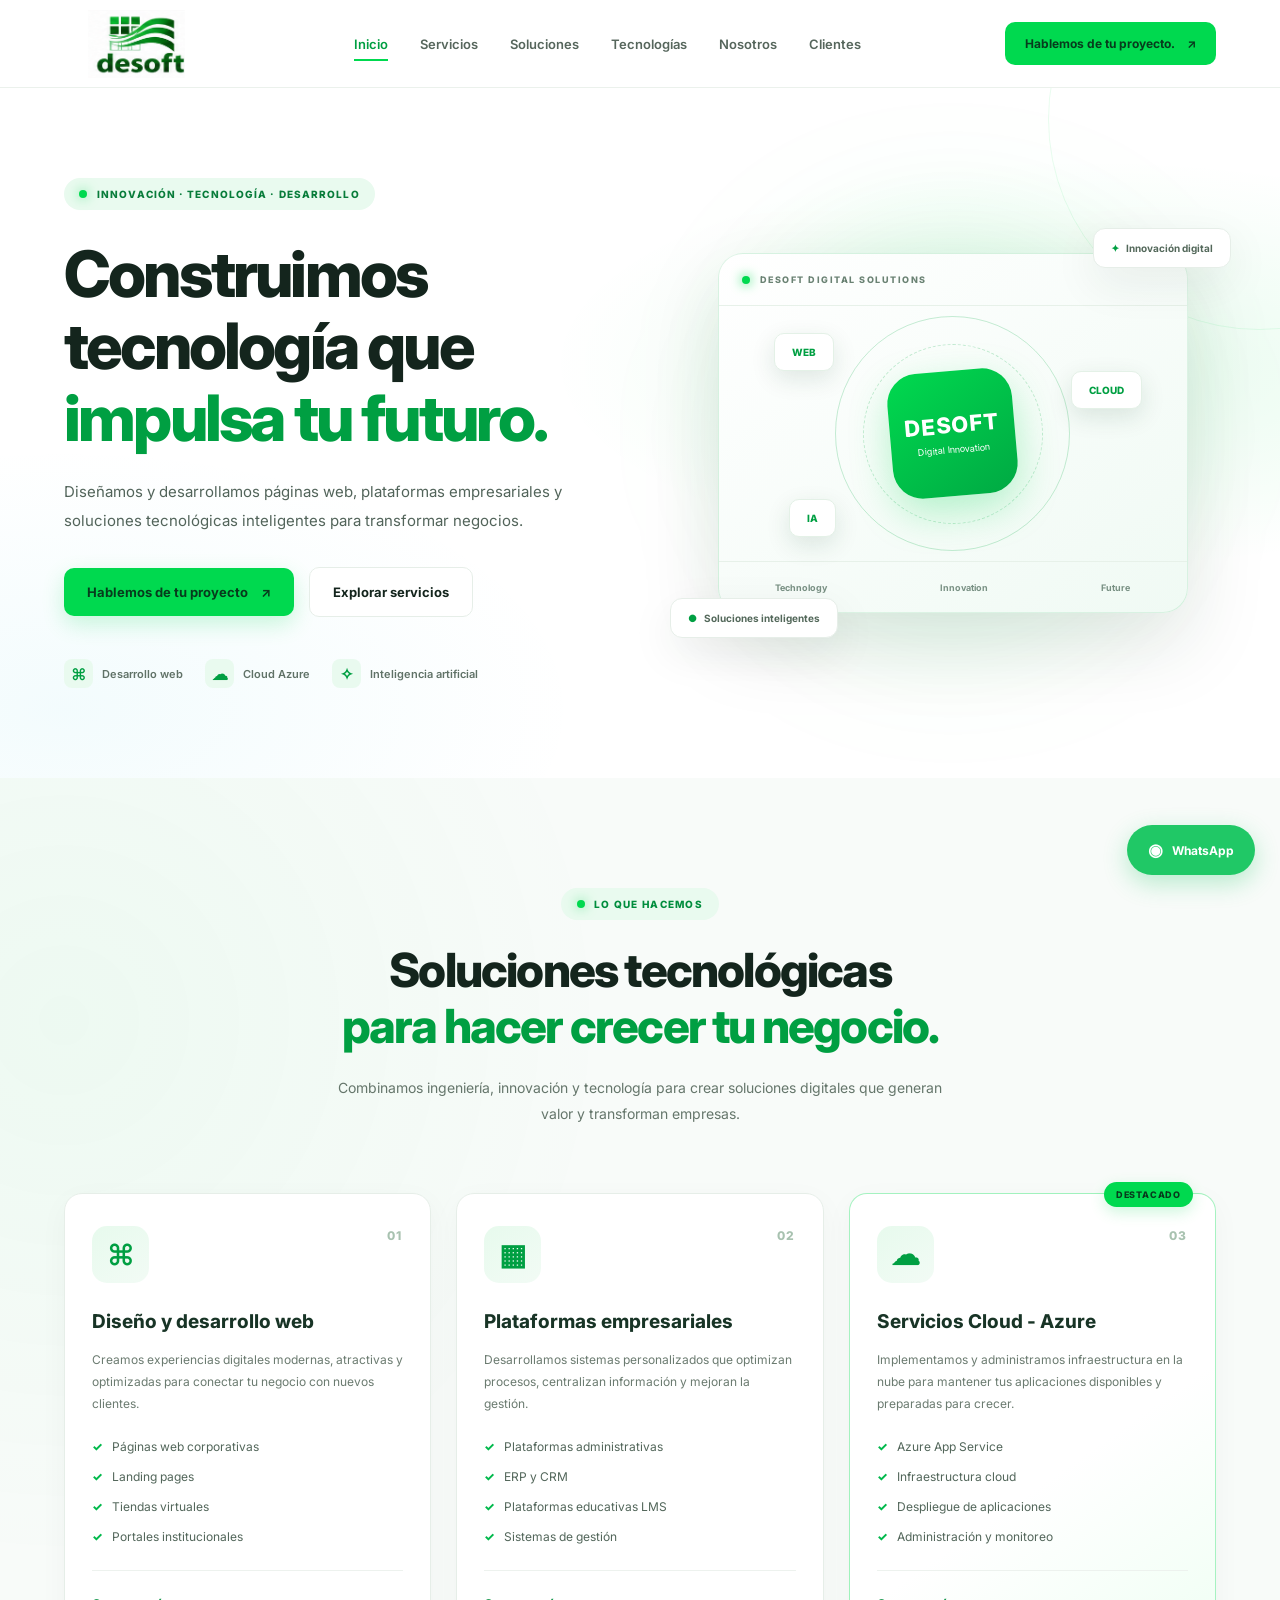
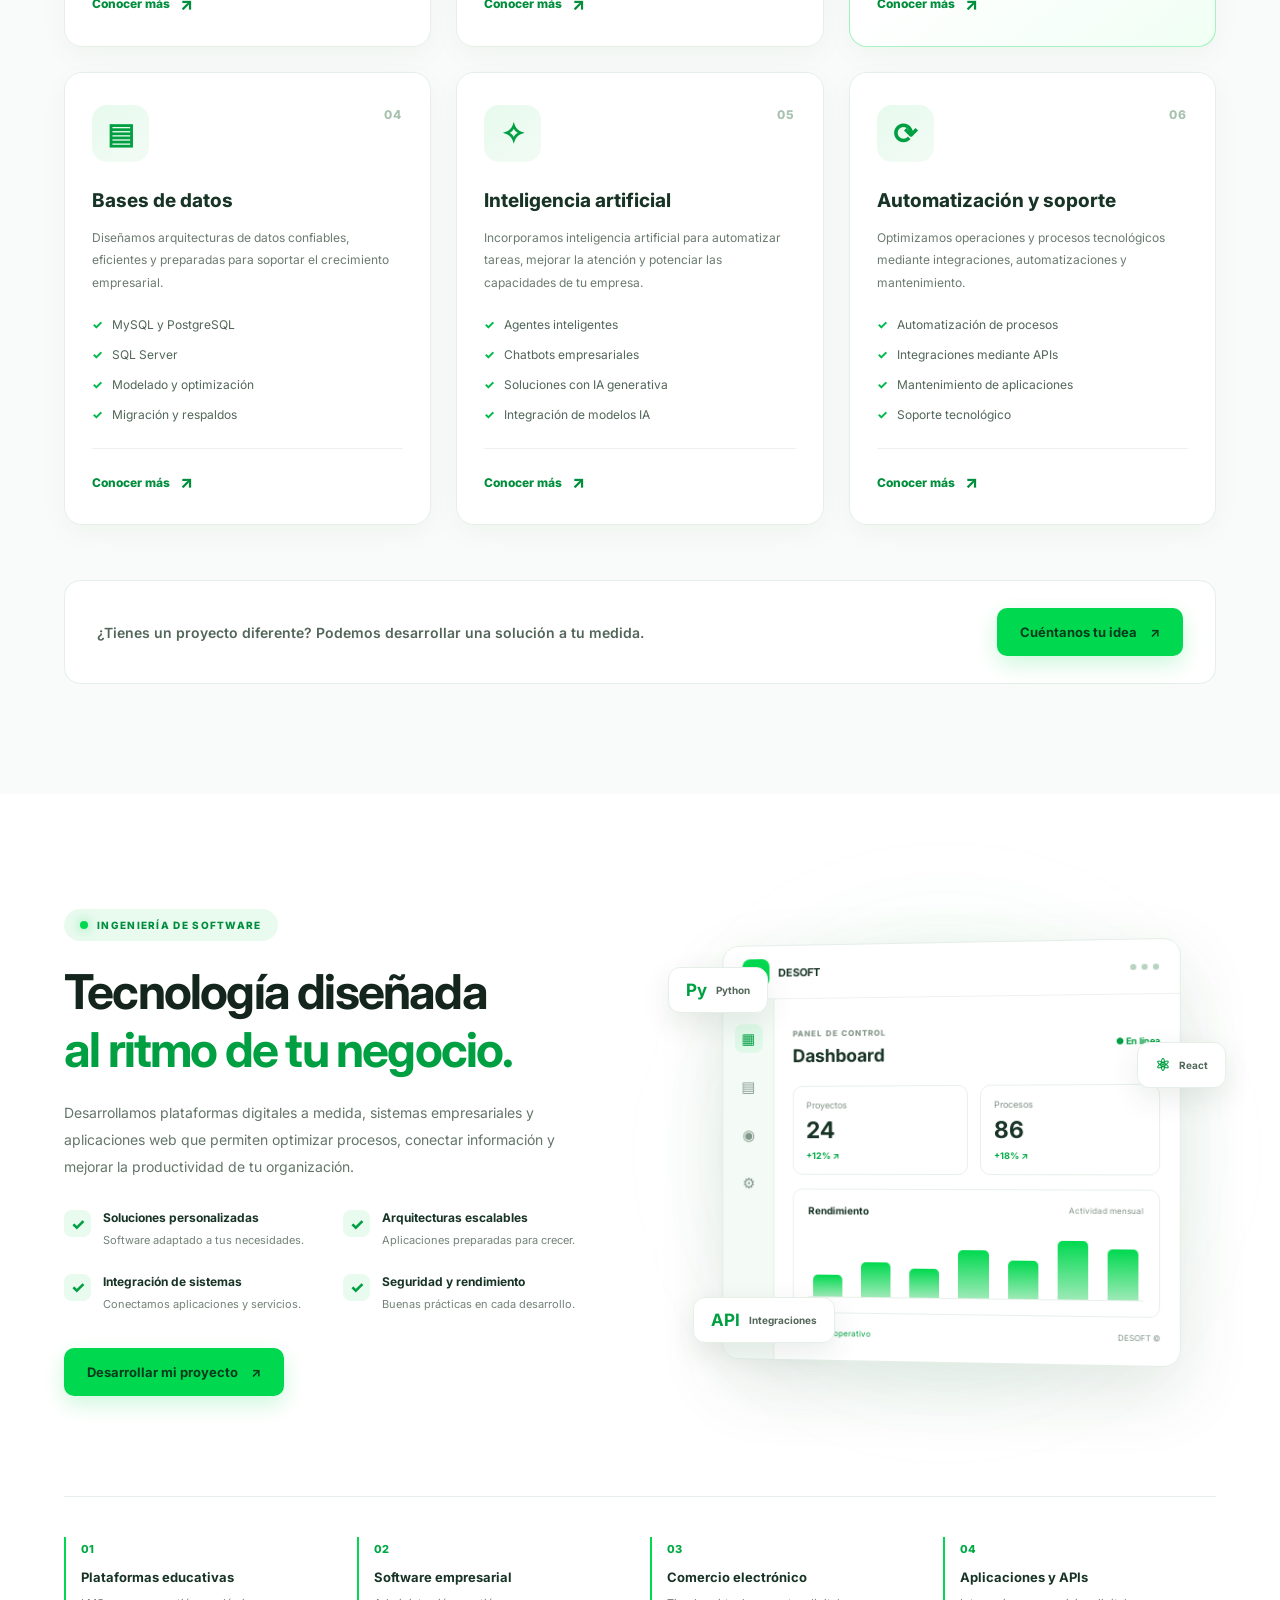
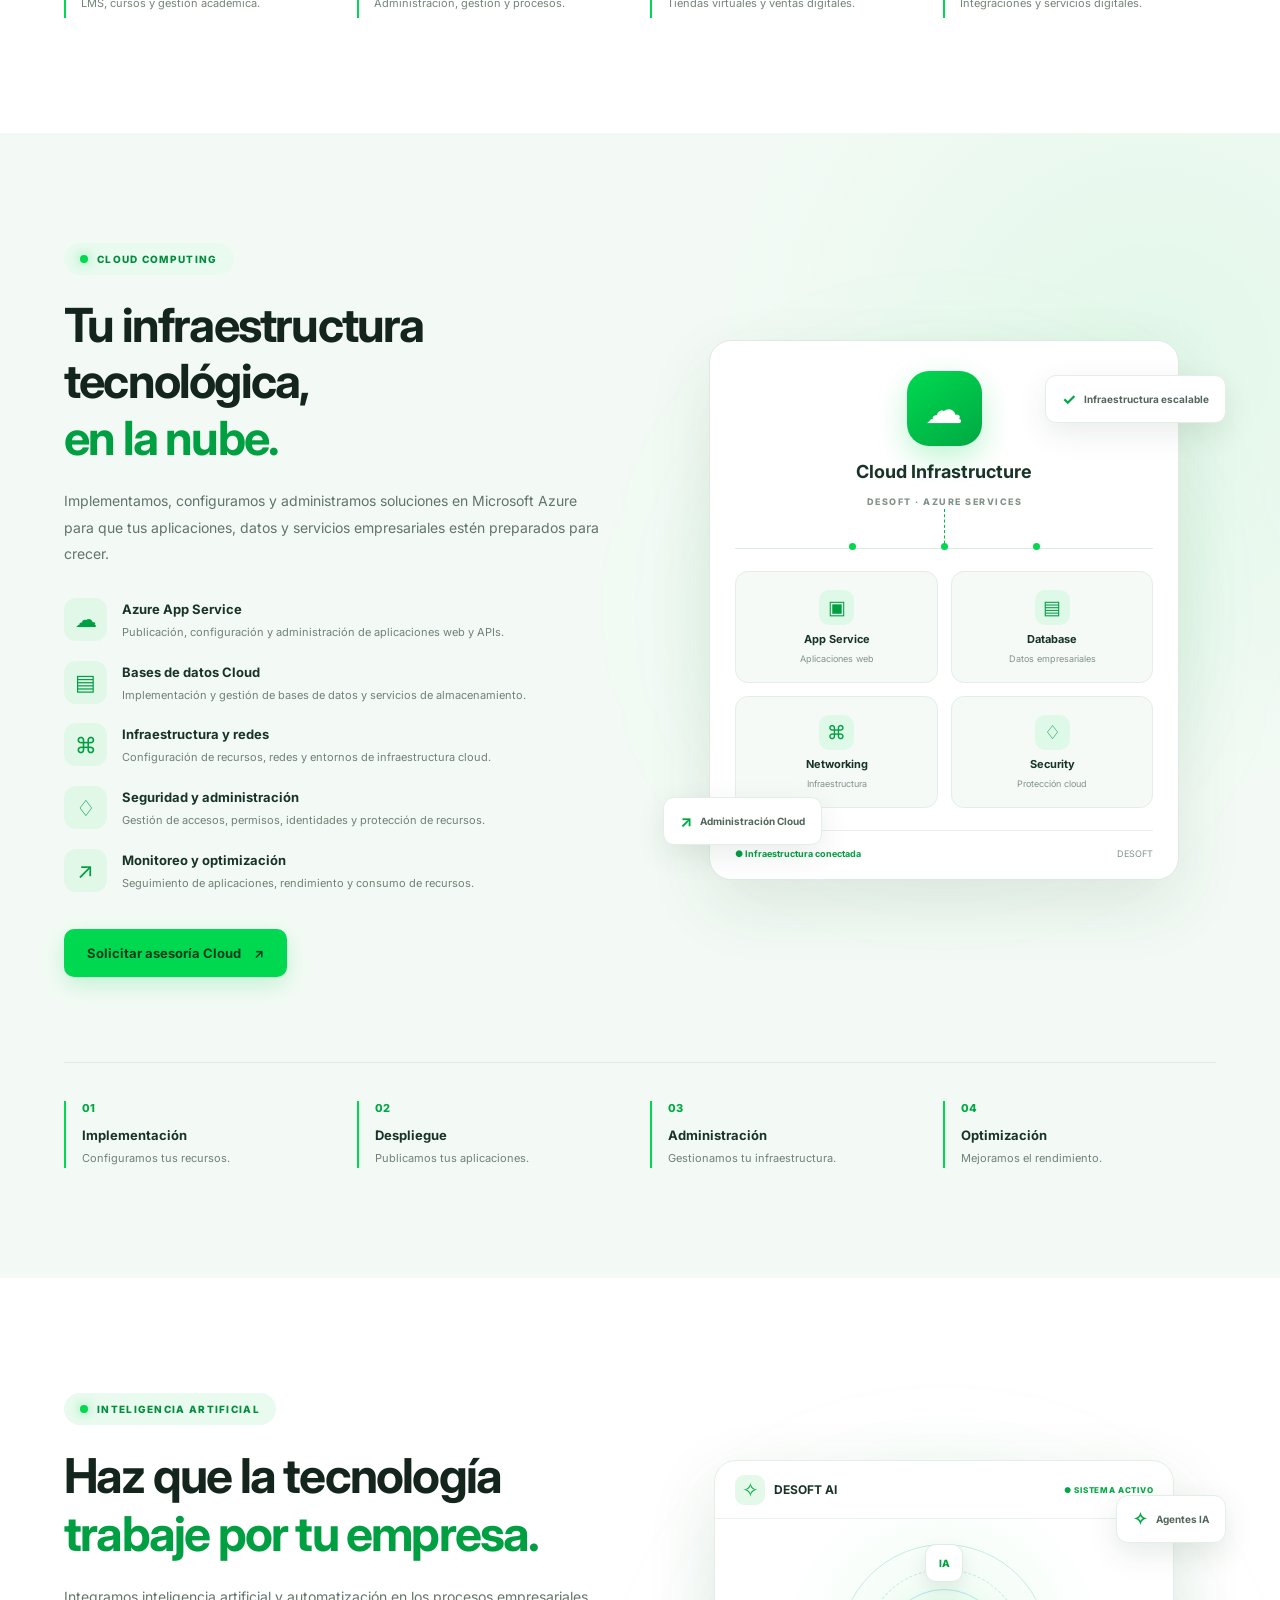
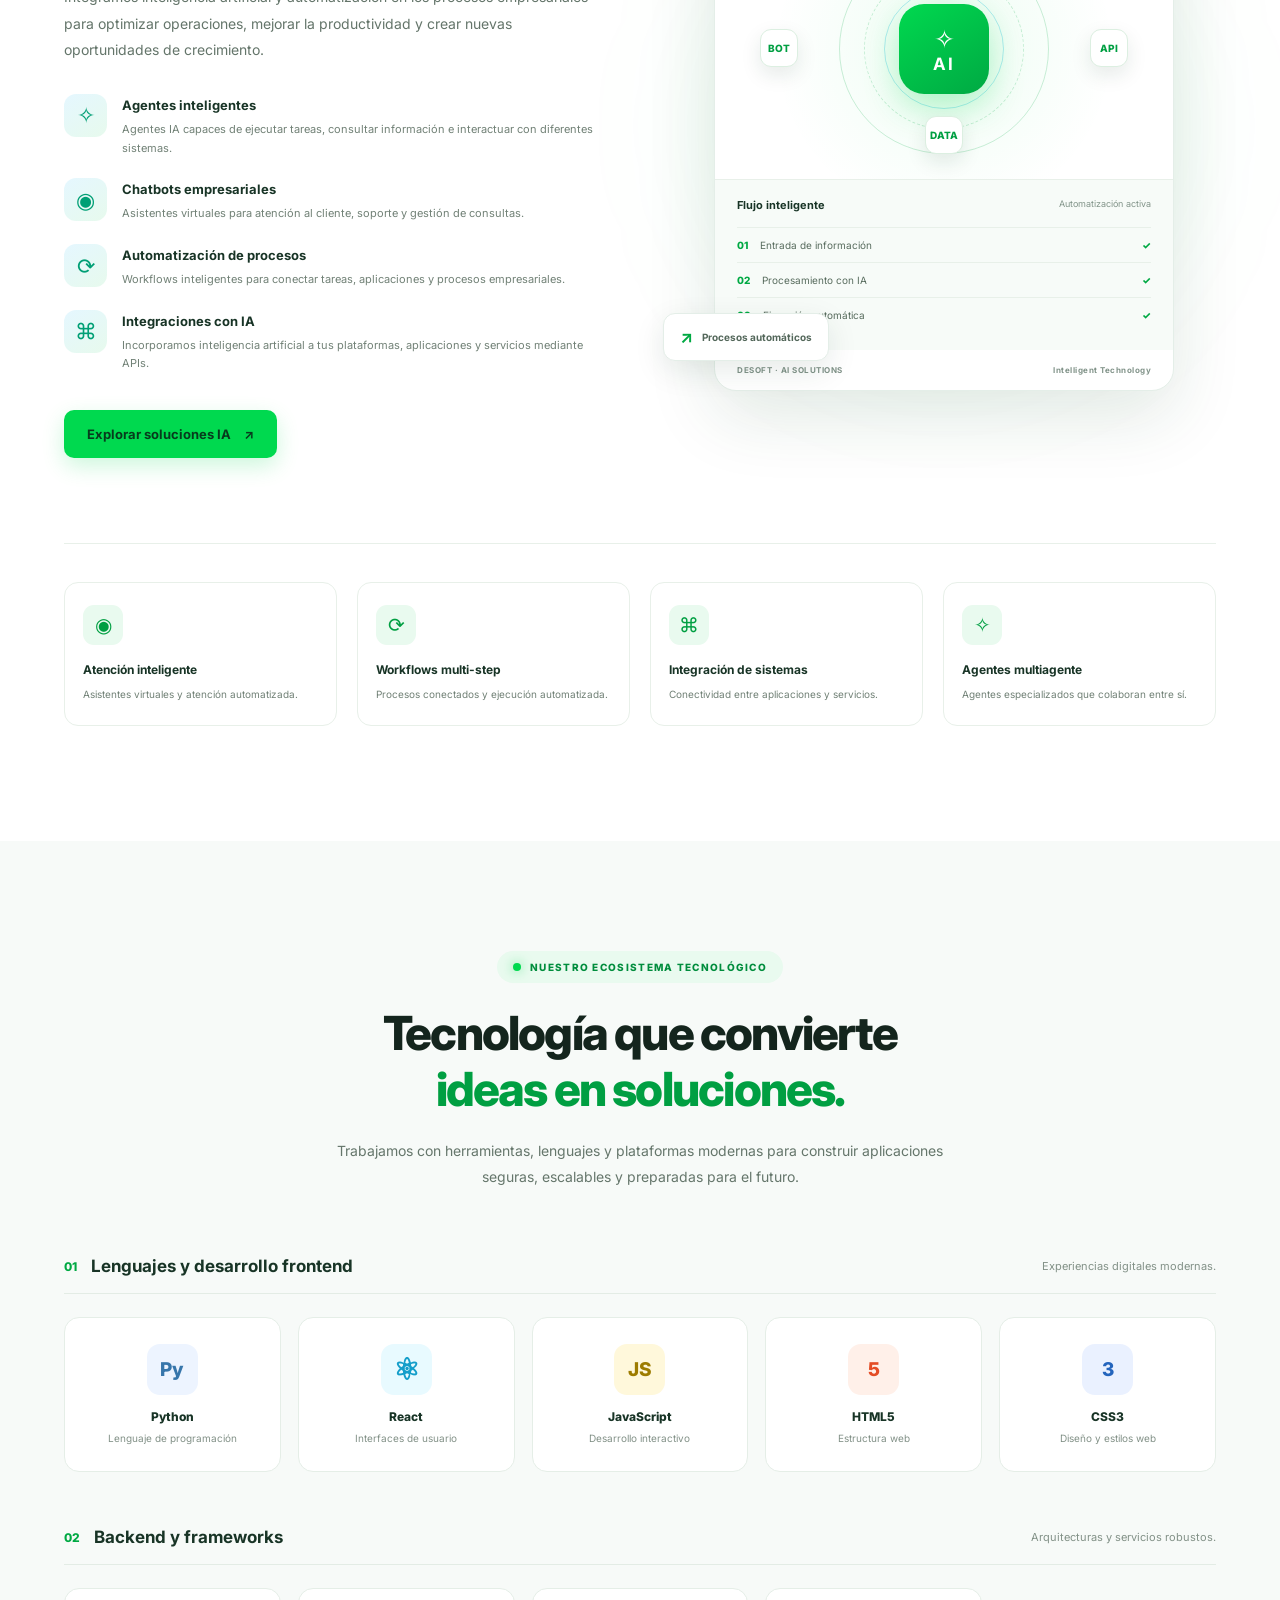
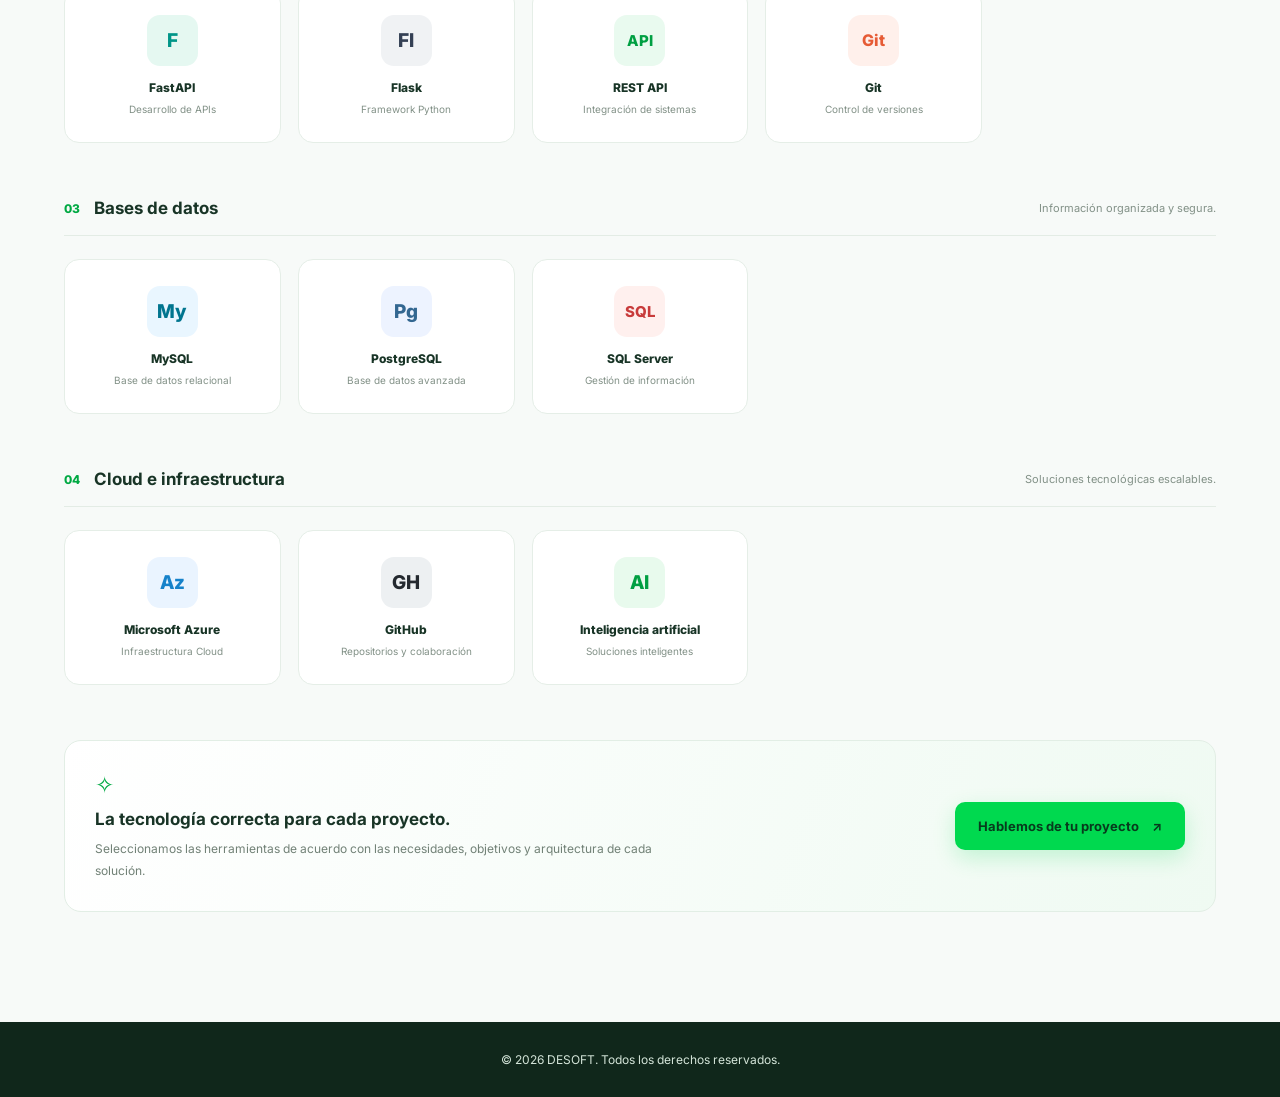
<file: index.html>
<!DOCTYPE html>
<html lang="es">
<head>
    <meta charset="UTF-8">
    <meta name="viewport" content="width=device-width, initial-scale=1.0">
    <meta name="description" content="DESOFT desarrolla páginas web, plataformas empresariales, soluciones cloud con Microsoft Azure e inteligencia artificial.">
    <meta name="theme-color" content="#ffffff">
    <title>DESOFT | Desarrollo de Software y Soluciones Digitales</title>

    <link rel="preconnect" href="https://fonts.googleapis.com">
    <link rel="preconnect" href="https://fonts.gstatic.com" crossorigin>
    <link href="https://fonts.googleapis.com/css2?family=Inter:wght@400;500;600;700;800&display=swap" rel="stylesheet">

    <link rel="stylesheet" href="css/styles.css">
    <link rel="stylesheet" href="css/responsive.css">

    <script src="js/main.js" defer></script>
</head>
<body>

    <!-- HEADER -->
    <header class="header" id="header">
        <div class="container header-container">

            <a href="#inicio" class="logo">
                <img src="assets/logo/desoft.png" alt="DESOFT Desarrollo Web">
            </a>

            <nav class="navigation" id="navigation">
                <a href="#inicio" class="nav-link active">Inicio</a>
                <a href="#servicios" class="nav-link">Servicios</a>
                <a href="#soluciones" class="nav-link">Soluciones</a>
                <a href="#tecnologias" class="nav-link">Tecnologías</a>
                <a href="#nosotros" class="nav-link">Nosotros</a>
                <a href="clientes.html" class="nav-link">Clientes</a>
            </nav>

            <a href="https://wa.me/573026607901"
               target="_blank"
               rel="noopener noreferrer"
               class="header-button">
                Hablemos de tu proyecto.
                <span>↗</span>
            </a>

            <button class="menu-toggle" id="menuToggle"
                    aria-label="Abrir menú"
                    aria-expanded="false"
                    aria-controls="navigation">
                <span></span>
                <span></span>
                <span></span>
            </button>

        </div>
    </header>

    <!-- CONTENIDO PRINCIPAL -->
    <main>

        <!-- HERO -->
        <section class="hero" id="inicio">
            <div class="container hero-container">

                <div class="hero-content">

                    <span class="hero-tag">
                        <span class="tag-dot"></span>
                        INNOVACIÓN · TECNOLOGÍA · DESARROLLO
                    </span>

                    <h1>
                        Construimos tecnología que
                        <span>impulsa tu futuro.</span>
                    </h1>

                    <p class="hero-description">
                        Diseñamos y desarrollamos páginas web,
                        plataformas empresariales y soluciones
                        tecnológicas inteligentes para transformar
                        negocios.
                    </p>

                    <div class="hero-actions">
                        <a href="https://wa.me/573026607901"
                           target="_blank"
                           rel="noopener noreferrer"
                           class="btn-primary">
                            Hablemos de tu proyecto
                            <span>↗</span>
                        </a>

                        <a href="#servicios" class="btn-secondary">
                            Explorar servicios
                        </a>
                    </div>

                    <div class="hero-features">
                        <div class="hero-feature">
                            <span class="feature-icon">⌘</span>
                            <span>Desarrollo web</span>
                        </div>

                        <div class="hero-feature">
                            <span class="feature-icon">☁</span>
                            <span>Cloud Azure</span>
                        </div>

                        <div class="hero-feature">
                            <span class="feature-icon">✧</span>
                            <span>Inteligencia artificial</span>
                        </div>
                    </div>

                </div>

                <div class="hero-visual">
                    <div class="visual-glow"></div>

                    <div class="visual-card">
                        <div class="visual-card-header">
                            <span class="visual-status"></span>
                            <span>DESOFT DIGITAL SOLUTIONS</span>
                        </div>

                        <div class="visual-main">
                            <div class="visual-orbit orbit-one"></div>
                            <div class="visual-orbit orbit-two"></div>

                            <div class="visual-center">
                                <span>DESOFT</span>
                                <small>Digital Innovation</small>
                            </div>

                            <div class="floating-node node-one">WEB</div>
                            <div class="floating-node node-two">CLOUD</div>
                            <div class="floating-node node-three">IA</div>
                        </div>

                        <div class="visual-card-footer">
                            <span>Technology</span>
                            <span>Innovation</span>
                            <span>Future</span>
                        </div>
                    </div>

                    <div class="floating-label label-top">
                        <span>✦</span> Innovación digital
                    </div>

                    <div class="floating-label label-bottom">
                        <span>●</span> Soluciones inteligentes
                    </div>
                </div>

            </div>
        </section>

        <!-- PROXIMAS SECCIONES -->
        
<!-- SERVICIOS -->
<section class="services" id="servicios">
    <div class="container">

        <div class="section-heading">
            <span class="section-tag">
                <span class="tag-dot"></span>
                LO QUE HACEMOS
            </span>

            <h2>
                Soluciones tecnológicas
                <span>para hacer crecer tu negocio.</span>
            </h2>

            <p>
                Combinamos ingeniería, innovación y tecnología
                para crear soluciones digitales que generan
                valor y transforman empresas.
            </p>
        </div>

        <div class="services-grid">

            <!-- SERVICIO 1 -->
            <article class="service-card">
                <div class="service-icon">
                    <span>⌘</span>
                </div>

                <span class="service-number">01</span>

                <h3>Diseño y desarrollo web</h3>

                <p>
                    Creamos experiencias digitales modernas,
                    atractivas y optimizadas para conectar
                    tu negocio con nuevos clientes.
                </p>

                <ul>
                    <li>Páginas web corporativas</li>
                    <li>Landing pages</li>
                    <li>Tiendas virtuales</li>
                    <li>Portales institucionales</li>
                </ul>

                <a href="#contacto" class="service-link">
                    Conocer más <span>↗</span>
                </a>
            </article>

            <!-- SERVICIO 2 -->
            <article class="service-card">
                <div class="service-icon">
                    <span>▦</span>
                </div>

                <span class="service-number">02</span>

                <h3>Plataformas empresariales</h3>

                <p>
                    Desarrollamos sistemas personalizados
                    que optimizan procesos, centralizan
                    información y mejoran la gestión.
                </p>

                <ul>
                    <li>Plataformas administrativas</li>
                    <li>ERP y CRM</li>
                    <li>Plataformas educativas LMS</li>
                    <li>Sistemas de gestión</li>
                </ul>

                <a href="#contacto" class="service-link">
                    Conocer más <span>↗</span>
                </a>
            </article>

            <!-- SERVICIO 3 -->
            <article class="service-card featured-service">
                <div class="service-icon">
                    <span>☁</span>
                </div>

                <span class="service-number">03</span>

                <h3>Servicios Cloud - Azure</h3>

                <p>
                    Implementamos y administramos infraestructura
                    en la nube para mantener tus aplicaciones
                    disponibles y preparadas para crecer.
                </p>

                <ul>
                    <li>Azure App Service</li>
                    <li>Infraestructura cloud</li>
                    <li>Despliegue de aplicaciones</li>
                    <li>Administración y monitoreo</li>
                </ul>

                <a href="#contacto" class="service-link">
                    Conocer más <span>↗</span>
                </a>
            </article>

            <!-- SERVICIO 4 -->
            <article class="service-card">
                <div class="service-icon">
                    <span>▤</span>
                </div>

                <span class="service-number">04</span>

                <h3>Bases de datos</h3>

                <p>
                    Diseñamos arquitecturas de datos
                    confiables, eficientes y preparadas
                    para soportar el crecimiento empresarial.
                </p>

                <ul>
                    <li>MySQL y PostgreSQL</li>
                    <li>SQL Server</li>
                    <li>Modelado y optimización</li>
                    <li>Migración y respaldos</li>
                </ul>

                <a href="#contacto" class="service-link">
                    Conocer más <span>↗</span>
                </a>
            </article>

            <!-- SERVICIO 5 -->
            <article class="service-card">
                <div class="service-icon">
                    <span>✧</span>
                </div>

                <span class="service-number">05</span>

                <h3>Inteligencia artificial</h3>

                <p>
                    Incorporamos inteligencia artificial
                    para automatizar tareas, mejorar la atención
                    y potenciar las capacidades de tu empresa.
                </p>

                <ul>
                    <li>Agentes inteligentes</li>
                    <li>Chatbots empresariales</li>
                    <li>Soluciones con IA generativa</li>
                    <li>Integración de modelos IA</li>
                </ul>

                <a href="#contacto" class="service-link">
                    Conocer más <span>↗</span>
                </a>
            </article>

            <!-- SERVICIO 6 -->
            <article class="service-card">
                <div class="service-icon">
                    <span>⟳</span>
                </div>

                <span class="service-number">06</span>

                <h3>Automatización y soporte</h3>

                <p>
                    Optimizamos operaciones y procesos
                    tecnológicos mediante integraciones,
                    automatizaciones y mantenimiento.
                </p>

                <ul>
                    <li>Automatización de procesos</li>
                    <li>Integraciones mediante APIs</li>
                    <li>Mantenimiento de aplicaciones</li>
                    <li>Soporte tecnológico</li>
                </ul>

                <a href="#contacto" class="service-link">
                    Conocer más <span>↗</span>
                </a>
            </article>

        </div>

        <div class="services-bottom">
            <p>
                ¿Tienes un proyecto diferente?
                Podemos desarrollar una solución a tu medida.
            </p>

            <a href="https://wa.me/573026607901"
               target="_blank"
               rel="noopener noreferrer"
               class="btn-primary">
                Cuéntanos tu idea <span>↗</span>
            </a>
        </div>

    </div>
</section>

        
<!-- SOLUCIONES DE SOFTWARE -->
<section class="software-section" id="soluciones">
    <div class="container">

        <div class="software-container">

            <div class="software-content">

                <span class="section-tag">
                    <span class="tag-dot"></span>
                    INGENIERÍA DE SOFTWARE
                </span>

                <h2>
                    Tecnología diseñada
                    <span>al ritmo de tu negocio.</span>
                </h2>

                <p class="software-description">
                    Desarrollamos plataformas digitales a medida,
                    sistemas empresariales y aplicaciones web que
                    permiten optimizar procesos, conectar información
                    y mejorar la productividad de tu organización.
                </p>

                <div class="software-benefits">

                    <div class="software-benefit">
                        <span class="benefit-check">✓</span>
                        <div>
                            <h4>Soluciones personalizadas</h4>
                            <p>Software adaptado a tus necesidades.</p>
                        </div>
                    </div>

                    <div class="software-benefit">
                        <span class="benefit-check">✓</span>
                        <div>
                            <h4>Arquitecturas escalables</h4>
                            <p>Aplicaciones preparadas para crecer.</p>
                        </div>
                    </div>

                    <div class="software-benefit">
                        <span class="benefit-check">✓</span>
                        <div>
                            <h4>Integración de sistemas</h4>
                            <p>Conectamos aplicaciones y servicios.</p>
                        </div>
                    </div>

                    <div class="software-benefit">
                        <span class="benefit-check">✓</span>
                        <div>
                            <h4>Seguridad y rendimiento</h4>
                            <p>Buenas prácticas en cada desarrollo.</p>
                        </div>
                    </div>

                </div>

                <a href="https://wa.me/573026607901"
                   target="_blank"
                   rel="noopener noreferrer"
                   class="btn-primary software-button">
                    Desarrollar mi proyecto
                    <span>↗</span>
                </a>

            </div>

            <!-- VISUAL DE SOFTWARE -->
            <div class="software-visual">

                <div class="software-glow"></div>

                <div class="dashboard-preview">

                    <div class="dashboard-header">
                        <div class="dashboard-brand">
                            <span class="dashboard-logo">D</span>
                            <strong>DESOFT</strong>
                        </div>

                        <div class="dashboard-dots">
                            <span></span>
                            <span></span>
                            <span></span>
                        </div>
                    </div>

                    <div class="dashboard-body">

                        <aside class="dashboard-sidebar">
                            <span class="sidebar-item selected">▦</span>
                            <span class="sidebar-item">▤</span>
                            <span class="sidebar-item">◉</span>
                            <span class="sidebar-item">⚙</span>
                        </aside>

                        <div class="dashboard-main">

                            <div class="dashboard-welcome">
                                <div>
                                    <small>PANEL DE CONTROL</small>
                                    <h3>Dashboard</h3>
                                </div>
                                <span class="dashboard-online">● En línea</span>
                            </div>

                            <div class="dashboard-stats">

                                <div class="stat-card">
                                    <small>Proyectos</small>
                                    <strong>24</strong>
                                    <span>+12% ↗</span>
                                </div>

                                <div class="stat-card">
                                    <small>Procesos</small>
                                    <strong>86</strong>
                                    <span>+18% ↗</span>
                                </div>

                            </div>

                            <div class="dashboard-chart">
                                <div class="chart-heading">
                                    <strong>Rendimiento</strong>
                                    <small>Actividad mensual</small>
                                </div>

                                <div class="chart-bars">
                                    <span style="--height:35%"></span>
                                    <span style="--height:55%"></span>
                                    <span style="--height:45%"></span>
                                    <span style="--height:75%"></span>
                                    <span style="--height:60%"></span>
                                    <span style="--height:90%"></span>
                                    <span style="--height:78%"></span>
                                </div>
                            </div>

                            <div class="dashboard-bottom">
                                <span>● Sistema operativo</span>
                                <span>DESOFT ©</span>
                            </div>

                        </div>
                    </div>
                </div>

                <div class="tech-floating tech-python">
                    <strong>Py</strong>
                    <span>Python</span>
                </div>

                <div class="tech-floating tech-react">
                    <strong>⚛</strong>
                    <span>React</span>
                </div>

                <div class="tech-floating tech-api">
                    <strong>API</strong>
                    <span>Integraciones</span>
                </div>

            </div>

        </div>

        <!-- TIPOS DE SOLUCIONES -->
        <div class="software-types">

            <div class="software-type">
                <span>01</span>
                <h3>Plataformas educativas</h3>
                <p>LMS, cursos y gestión académica.</p>
            </div>

            <div class="software-type">
                <span>02</span>
                <h3>Software empresarial</h3>
                <p>Administración, gestión y procesos.</p>
            </div>

            <div class="software-type">
                <span>03</span>
                <h3>Comercio electrónico</h3>
                <p>Tiendas virtuales y ventas digitales.</p>
            </div>

            <div class="software-type">
                <span>04</span>
                <h3>Aplicaciones y APIs</h3>
                <p>Integraciones y servicios digitales.</p>
            </div>

        </div>

    </div>
</section>

        
<!-- MICROSOFT AZURE / CLOUD -->
<section class="azure-section" id="azure">
    <div class="container">

        <div class="azure-container">

            <div class="azure-content">

                <span class="section-tag">
                    <span class="tag-dot"></span>
                    CLOUD COMPUTING
                </span>

                <h2>
                    Tu infraestructura tecnológica,
                    <span>en la nube.</span>
                </h2>

                <p class="azure-description">
                    Implementamos, configuramos y administramos
                    soluciones en Microsoft Azure para que tus
                    aplicaciones, datos y servicios empresariales
                    estén preparados para crecer.
                </p>

                <div class="azure-services-list">

                    <div class="azure-service-item">
                        <div class="azure-icon">☁</div>
                        <div>
                            <h3>Azure App Service</h3>
                            <p>
                                Publicación, configuración y
                                administración de aplicaciones web y APIs.
                            </p>
                        </div>
                    </div>

                    <div class="azure-service-item">
                        <div class="azure-icon">▤</div>
                        <div>
                            <h3>Bases de datos Cloud</h3>
                            <p>
                                Implementación y gestión de bases de datos
                                y servicios de almacenamiento.
                            </p>
                        </div>
                    </div>

                    <div class="azure-service-item">
                        <div class="azure-icon">⌘</div>
                        <div>
                            <h3>Infraestructura y redes</h3>
                            <p>
                                Configuración de recursos, redes y
                                entornos de infraestructura cloud.
                            </p>
                        </div>
                    </div>

                    <div class="azure-service-item">
                        <div class="azure-icon">♢</div>
                        <div>
                            <h3>Seguridad y administración</h3>
                            <p>
                                Gestión de accesos, permisos,
                                identidades y protección de recursos.
                            </p>
                        </div>
                    </div>

                    <div class="azure-service-item">
                        <div class="azure-icon">↗</div>
                        <div>
                            <h3>Monitoreo y optimización</h3>
                            <p>
                                Seguimiento de aplicaciones,
                                rendimiento y consumo de recursos.
                            </p>
                        </div>
                    </div>

                </div>

                <a href="https://wa.me/573026607901"
                   target="_blank"
                   rel="noopener noreferrer"
                   class="btn-primary azure-button">
                    Solicitar asesoría Cloud
                    <span>↗</span>
                </a>

            </div>

            <!-- VISUAL AZURE -->
            <div class="azure-visual">

                <div class="azure-glow"></div>

                <div class="cloud-architecture">

                    <div class="cloud-top">
                        <div class="cloud-symbol">☁</div>
                        <h3>Cloud Infrastructure</h3>
                        <span>DESOFT · AZURE SERVICES</span>
                    </div>

                    <div class="cloud-connection">
                        <span></span>
                        <span></span>
                        <span></span>
                    </div>

                    <div class="cloud-nodes">

                        <div class="cloud-node">
                            <div class="cloud-node-icon">▣</div>
                            <strong>App Service</strong>
                            <small>Aplicaciones web</small>
                        </div>

                        <div class="cloud-node">
                            <div class="cloud-node-icon">▤</div>
                            <strong>Database</strong>
                            <small>Datos empresariales</small>
                        </div>

                        <div class="cloud-node">
                            <div class="cloud-node-icon">⌘</div>
                            <strong>Networking</strong>
                            <small>Infraestructura</small>
                        </div>

                        <div class="cloud-node">
                            <div class="cloud-node-icon">♢</div>
                            <strong>Security</strong>
                            <small>Protección cloud</small>
                        </div>

                    </div>

                    <div class="cloud-footer">
                        <span>● Infraestructura conectada</span>
                        <span>DESOFT</span>
                    </div>

                </div>

                <div class="azure-floating azure-label-one">
                    <span>✓</span>
                    Infraestructura escalable
                </div>

                <div class="azure-floating azure-label-two">
                    <span>↗</span>
                    Administración Cloud
                </div>

            </div>

        </div>

        <div class="azure-bottom">

            <div>
                <span>01</span>
                <strong>Implementación</strong>
                <p>Configuramos tus recursos.</p>
            </div>

            <div>
                <span>02</span>
                <strong>Despliegue</strong>
                <p>Publicamos tus aplicaciones.</p>
            </div>

            <div>
                <span>03</span>
                <strong>Administración</strong>
                <p>Gestionamos tu infraestructura.</p>
            </div>

            <div>
                <span>04</span>
                <strong>Optimización</strong>
                <p>Mejoramos el rendimiento.</p>
            </div>

        </div>

    </div>
</section>

        
<!-- INTELIGENCIA ARTIFICIAL Y AUTOMATIZACION -->
<section class="ai-section" id="inteligencia-artificial">
    <div class="container">

        <div class="ai-container">

            <div class="ai-content">

                <span class="section-tag">
                    <span class="tag-dot"></span>
                    INTELIGENCIA ARTIFICIAL
                </span>

                <h2>
                    Haz que la tecnología
                    <span>trabaje por tu empresa.</span>
                </h2>

                <p class="ai-description">
                    Integramos inteligencia artificial y automatización
                    en los procesos empresariales para optimizar
                    operaciones, mejorar la productividad y crear
                    nuevas oportunidades de crecimiento.
                </p>

                <div class="ai-features">

                    <div class="ai-feature">
                        <div class="ai-feature-icon">✧</div>
                        <div>
                            <h3>Agentes inteligentes</h3>
                            <p>
                                Agentes IA capaces de ejecutar tareas,
                                consultar información e interactuar
                                con diferentes sistemas.
                            </p>
                        </div>
                    </div>

                    <div class="ai-feature">
                        <div class="ai-feature-icon">◉</div>
                        <div>
                            <h3>Chatbots empresariales</h3>
                            <p>
                                Asistentes virtuales para atención
                                al cliente, soporte y gestión
                                de consultas.
                            </p>
                        </div>
                    </div>

                    <div class="ai-feature">
                        <div class="ai-feature-icon">⟳</div>
                        <div>
                            <h3>Automatización de procesos</h3>
                            <p>
                                Workflows inteligentes para conectar
                                tareas, aplicaciones y procesos
                                empresariales.
                            </p>
                        </div>
                    </div>

                    <div class="ai-feature">
                        <div class="ai-feature-icon">⌘</div>
                        <div>
                            <h3>Integraciones con IA</h3>
                            <p>
                                Incorporamos inteligencia artificial
                                a tus plataformas, aplicaciones y
                                servicios mediante APIs.
                            </p>
                        </div>
                    </div>

                </div>

                <a href="https://wa.me/573026607901"
                   target="_blank"
                   rel="noopener noreferrer"
                   class="btn-primary ai-button">
                    Explorar soluciones IA
                    <span>↗</span>
                </a>

            </div>

            <!-- VISUAL INTELIGENCIA ARTIFICIAL -->
            <div class="ai-visual">

                <div class="ai-glow"></div>

                <div class="ai-dashboard">

                    <div class="ai-dashboard-header">
                        <div class="ai-brand">
                            <span class="ai-brand-icon">✧</span>
                            <strong>DESOFT AI</strong>
                        </div>
                        <span class="ai-active">
                            ● SISTEMA ACTIVO
                        </span>
                    </div>

                    <div class="ai-brain-area">

                        <div class="ai-orbit ai-orbit-one"></div>
                        <div class="ai-orbit ai-orbit-two"></div>
                        <div class="ai-orbit ai-orbit-three"></div>

                        <div class="ai-core">
                            <span>✧</span>
                            <strong>AI</strong>
                        </div>

                        <div class="ai-node ai-node-one">IA</div>
                        <div class="ai-node ai-node-two">API</div>
                        <div class="ai-node ai-node-three">DATA</div>
                        <div class="ai-node ai-node-four">BOT</div>

                    </div>

                    <div class="ai-process">

                        <div class="ai-process-heading">
                            <strong>Flujo inteligente</strong>
                            <small>Automatización activa</small>
                        </div>

                        <div class="ai-process-step">
                            <span class="process-number">01</span>
                            <span>Entrada de información</span>
                            <span class="process-status">✓</span>
                        </div>

                        <div class="ai-process-step">
                            <span class="process-number">02</span>
                            <span>Procesamiento con IA</span>
                            <span class="process-status">✓</span>
                        </div>

                        <div class="ai-process-step">
                            <span class="process-number">03</span>
                            <span>Ejecución automática</span>
                            <span class="process-status">✓</span>
                        </div>

                    </div>

                    <div class="ai-dashboard-footer">
                        <span>DESOFT · AI SOLUTIONS</span>
                        <span>Intelligent Technology</span>
                    </div>

                </div>

                <div class="ai-floating ai-floating-one">
                    <span>✧</span> Agentes IA
                </div>

                <div class="ai-floating ai-floating-two">
                    <span>↗</span> Procesos automáticos
                </div>

            </div>

        </div>

        <!-- SOLUCIONES DE AUTOMATIZACION -->
        <div class="ai-bottom">

            <div class="ai-bottom-card">
                <span class="ai-bottom-icon">◉</span>
                <h3>Atención inteligente</h3>
                <p>Asistentes virtuales y atención automatizada.</p>
            </div>

            <div class="ai-bottom-card">
                <span class="ai-bottom-icon">⟳</span>
                <h3>Workflows multi-step</h3>
                <p>Procesos conectados y ejecución automatizada.</p>
            </div>

            <div class="ai-bottom-card">
                <span class="ai-bottom-icon">⌘</span>
                <h3>Integración de sistemas</h3>
                <p>Conectividad entre aplicaciones y servicios.</p>
            </div>

            <div class="ai-bottom-card">
                <span class="ai-bottom-icon">✧</span>
                <h3>Agentes multiagente</h3>
                <p>Agentes especializados que colaboran entre sí.</p>
            </div>

        </div>

    </div>
</section>


<!-- TECNOLOGIAS -->
<section class="technologies-section" id="tecnologias">
    <div class="container">

        <div class="section-heading">
            <span class="section-tag">
                <span class="tag-dot"></span>
                NUESTRO ECOSISTEMA TECNOLÓGICO
            </span>

            <h2>
                Tecnología que convierte
                <span>ideas en soluciones.</span>
            </h2>

            <p>
                Trabajamos con herramientas, lenguajes y plataformas
                modernas para construir aplicaciones seguras,
                escalables y preparadas para el futuro.
            </p>
        </div>

        <!-- CATEGORIA 1 -->
        <div class="technology-category">

            <div class="technology-category-heading">
                <div>
                    <span class="technology-category-number">01</span>
                    <h3>Lenguajes y desarrollo frontend</h3>
                </div>
                <p>Experiencias digitales modernas.</p>
            </div>

            <div class="technology-grid">

                <article class="technology-card">
                    <div class="technology-symbol python-symbol">Py</div>
                    <h4>Python</h4>
                    <p>Lenguaje de programación</p>
                </article>

                <article class="technology-card">
                    <div class="technology-symbol react-symbol">⚛</div>
                    <h4>React</h4>
                    <p>Interfaces de usuario</p>
                </article>

                <article class="technology-card">
                    <div class="technology-symbol js-symbol">JS</div>
                    <h4>JavaScript</h4>
                    <p>Desarrollo interactivo</p>
                </article>

                <article class="technology-card">
                    <div class="technology-symbol html-symbol">5</div>
                    <h4>HTML5</h4>
                    <p>Estructura web</p>
                </article>

                <article class="technology-card">
                    <div class="technology-symbol css-symbol">3</div>
                    <h4>CSS3</h4>
                    <p>Diseño y estilos web</p>
                </article>

            </div>
        </div>

        <!-- CATEGORIA 2 -->
        <div class="technology-category">

            <div class="technology-category-heading">
                <div>
                    <span class="technology-category-number">02</span>
                    <h3>Backend y frameworks</h3>
                </div>
                <p>Arquitecturas y servicios robustos.</p>
            </div>

            <div class="technology-grid">

                <article class="technology-card">
                    <div class="technology-symbol fastapi-symbol">F</div>
                    <h4>FastAPI</h4>
                    <p>Desarrollo de APIs</p>
                </article>

                <article class="technology-card">
                    <div class="technology-symbol flask-symbol">Fl</div>
                    <h4>Flask</h4>
                    <p>Framework Python</p>
                </article>

                <article class="technology-card">
                    <div class="technology-symbol api-symbol">API</div>
                    <h4>REST API</h4>
                    <p>Integración de sistemas</p>
                </article>

                <article class="technology-card">
                    <div class="technology-symbol git-symbol">Git</div>
                    <h4>Git</h4>
                    <p>Control de versiones</p>
                </article>

            </div>
        </div>

        <!-- CATEGORIA 3 -->
        <div class="technology-category">

            <div class="technology-category-heading">
                <div>
                    <span class="technology-category-number">03</span>
                    <h3>Bases de datos</h3>
                </div>
                <p>Información organizada y segura.</p>
            </div>

            <div class="technology-grid">

                <article class="technology-card">
                    <div class="technology-symbol mysql-symbol">My</div>
                    <h4>MySQL</h4>
                    <p>Base de datos relacional</p>
                </article>

                <article class="technology-card">
                    <div class="technology-symbol postgres-symbol">Pg</div>
                    <h4>PostgreSQL</h4>
                    <p>Base de datos avanzada</p>
                </article>

                <article class="technology-card">
                    <div class="technology-symbol sql-symbol">SQL</div>
                    <h4>SQL Server</h4>
                    <p>Gestión de información</p>
                </article>

            </div>
        </div>

        <!-- CATEGORIA 4 -->
        <div class="technology-category">

            <div class="technology-category-heading">
                <div>
                    <span class="technology-category-number">04</span>
                    <h3>Cloud e infraestructura</h3>
                </div>
                <p>Soluciones tecnológicas escalables.</p>
            </div>

            <div class="technology-grid">

                <article class="technology-card">
                    <div class="technology-symbol azure-symbol">Az</div>
                    <h4>Microsoft Azure</h4>
                    <p>Infraestructura Cloud</p>
                </article>

                <article class="technology-card">
                    <div class="technology-symbol github-symbol">GH</div>
                    <h4>GitHub</h4>
                    <p>Repositorios y colaboración</p>
                </article>

                <article class="technology-card">
                    <div class="technology-symbol ai-symbol">AI</div>
                    <h4>Inteligencia artificial</h4>
                    <p>Soluciones inteligentes</p>
                </article>

            </div>
        </div>

        <div class="technology-bottom">
            <div>
                <span class="technology-bottom-icon">✧</span>
                <h3>La tecnología correcta para cada proyecto.</h3>
                <p>
                    Seleccionamos las herramientas de acuerdo con
                    las necesidades, objetivos y arquitectura
                    de cada solución.
                </p>
            </div>

            <a href="https://wa.me/573026607901"
               target="_blank"
               rel="noopener noreferrer"
               class="btn-primary">
                Hablemos de tu proyecto <span>↗</span>
            </a>
        </div>

    </div>
</section>


    </main>

    <!-- FOOTER -->
    <footer class="footer" id="contacto">
        <div class="container">
            <p>© <span id="currentYear"></span> DESOFT. Todos los derechos reservados.</p>
        </div>
    </footer>

    <!-- WHATSAPP -->
    <a href="https://wa.me/573026607901"
       class="whatsapp-float"
       target="_blank"
       rel="noopener noreferrer"
       aria-label="Contactar con DESOFT por WhatsApp">
        <span>WhatsApp</span>
    </a>

</body>
</html>
</file>
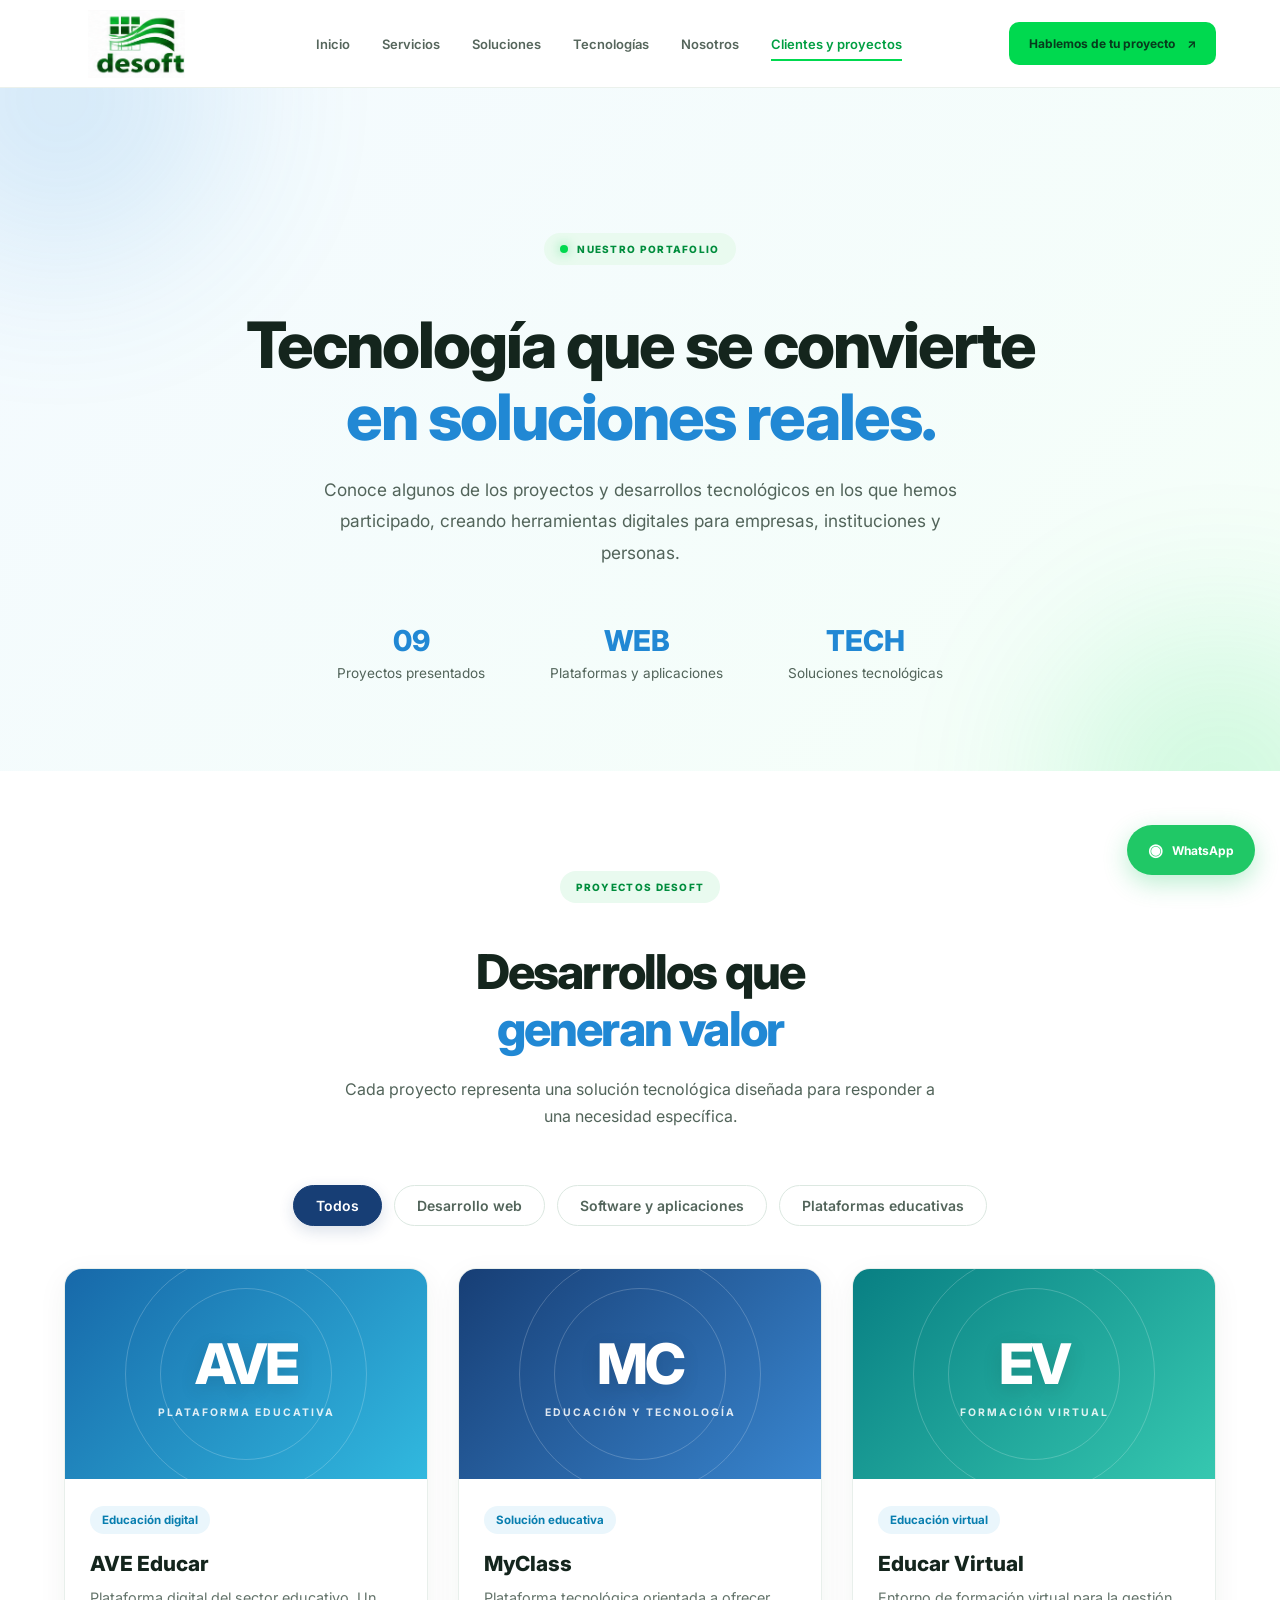
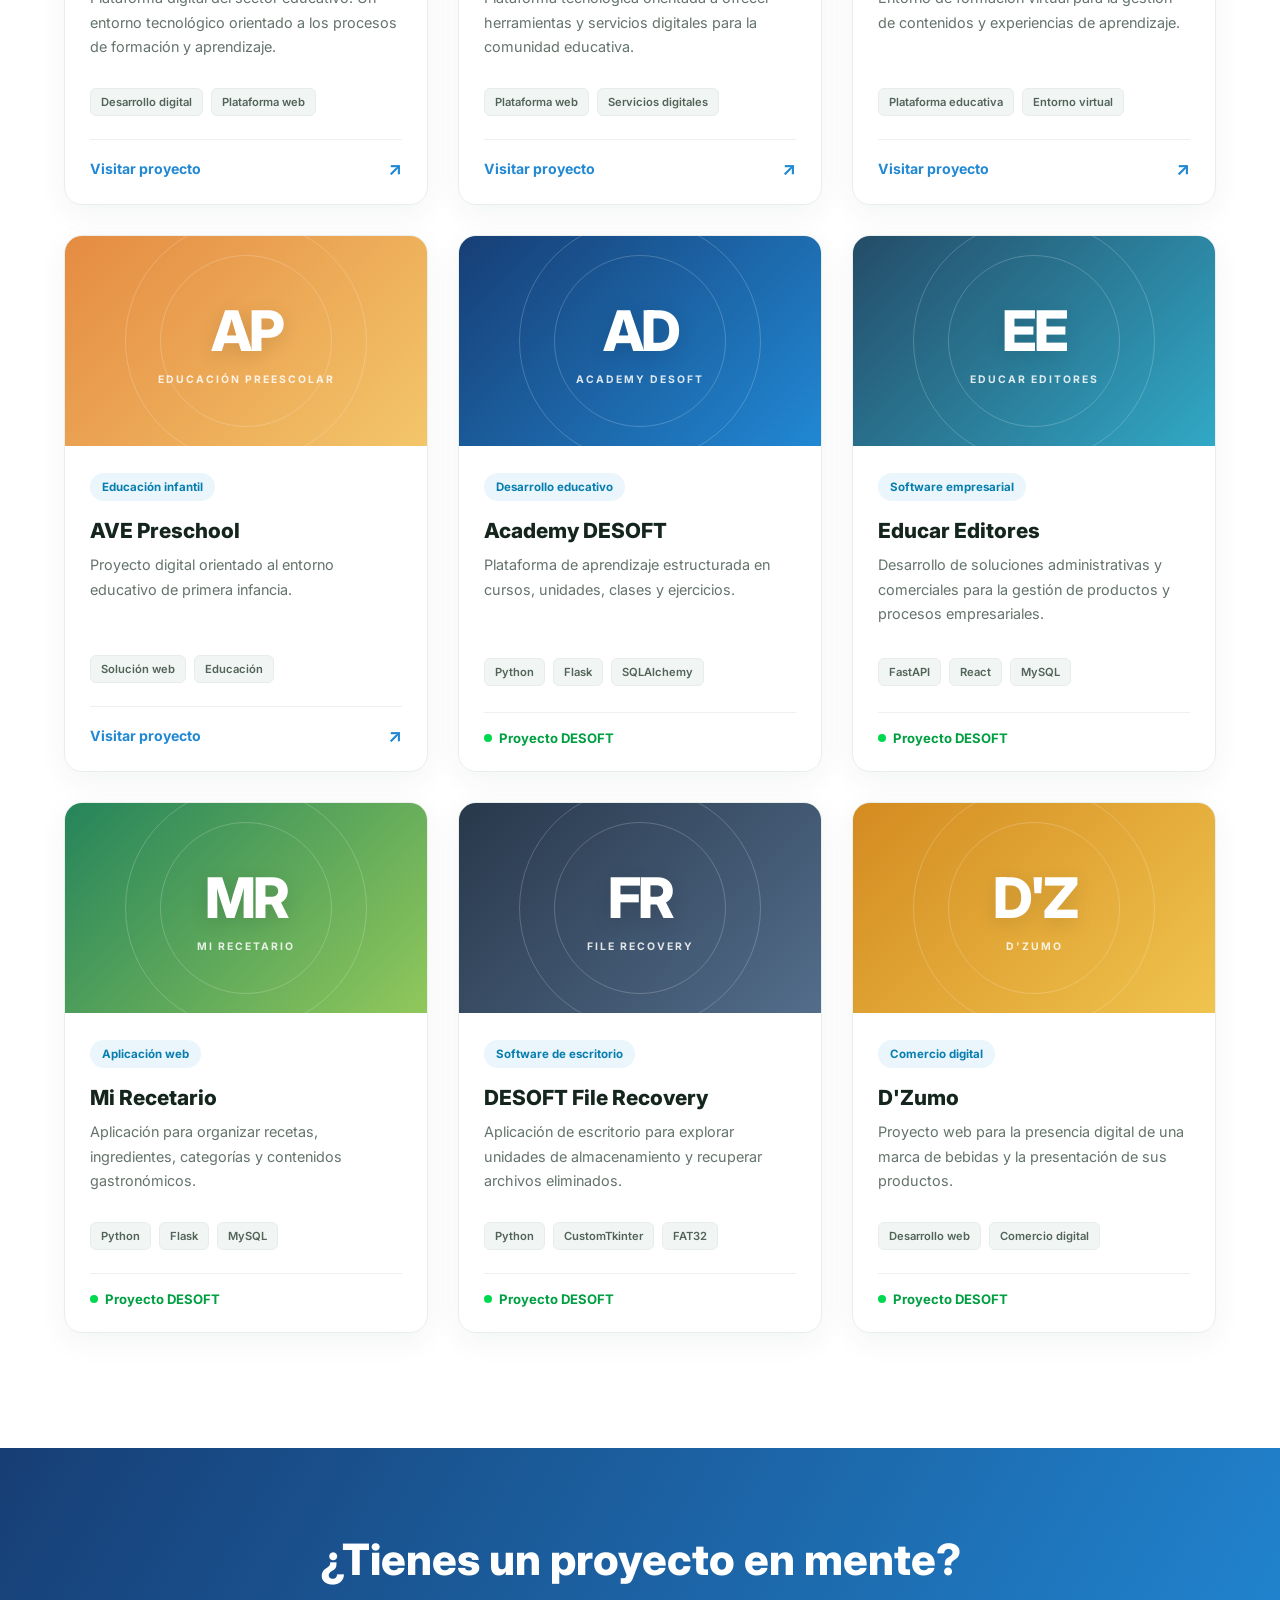
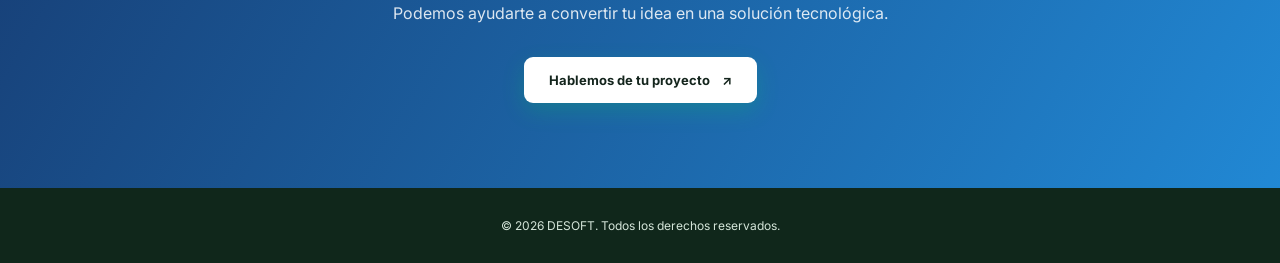
<file: clientes.html>
<!DOCTYPE html>
<html lang="es">
<head>
    <meta charset="UTF-8">
    <meta name="viewport" content="width=device-width, initial-scale=1.0">
    <meta name="description" content="Conoce los proyectos y desarrollos tecnológicos de DESOFT: plataformas educativas, software empresarial, aplicaciones web y soluciones digitales.">
    <meta name="theme-color" content="#ffffff">
    <title>Clientes y proyectos | DESOFT</title>

    <link rel="preconnect" href="https://fonts.googleapis.com">
    <link rel="preconnect" href="https://fonts.gstatic.com" crossorigin>
    <link href="https://fonts.googleapis.com/css2?family=Inter:wght@400;500;600;700;800&display=swap" rel="stylesheet">

    <link rel="stylesheet" href="css/styles.css">
    <link rel="stylesheet" href="css/responsive.css">

    <script src="js/main.js" defer></script>
</head>
<body>

    <!-- HEADER -->
    <header class="header" id="header">
        <div class="container header-container">

            <a href="index.html#inicio" class="logo">
                <img src="assets/logo/desoft.png" alt="DESOFT">
            </a>

            <nav class="navigation" id="navigation">
                <a href="index.html#inicio" class="nav-link">Inicio</a>
                <a href="index.html#servicios" class="nav-link">Servicios</a>
                <a href="index.html#soluciones" class="nav-link">Soluciones</a>
                <a href="index.html#tecnologias" class="nav-link">Tecnologías</a>
                <a href="index.html#nosotros" class="nav-link">Nosotros</a>
                <a href="clientes.html" class="nav-link active" aria-current="page">Clientes y proyectos</a>
            </nav>

            <a href="https://wa.me/573026607901" target="_blank" rel="noopener noreferrer" class="header-button">
                Hablemos de tu proyecto
                <span>↗</span>
            </a>

            <button class="menu-toggle" id="menuToggle" aria-label="Abrir menú" aria-expanded="false" aria-controls="navigation">
                <span></span>
                <span></span>
                <span></span>
            </button>

        </div>
    </header>

    <main>

        <!-- PRESENTACIÓN DEL PORTAFOLIO -->
        <section class="portfolio-hero">
            <div class="container">

                <span class="section-tag">
                    <span class="tag-dot"></span>
                    NUESTRO PORTAFOLIO
                </span>

                <h1>
                    Tecnología que se convierte
                    <span>en soluciones reales.</span>
                </h1>

                <p>
                    Conoce algunos de los proyectos y desarrollos tecnológicos
                    en los que hemos participado, creando herramientas digitales
                    para empresas, instituciones y personas.
                </p>

                <div class="portfolio-hero-stats">
                    <div>
                        <strong>09</strong>
                        <span>Proyectos presentados</span>
                    </div>
                    <div>
                        <strong>WEB</strong>
                        <span>Plataformas y aplicaciones</span>
                    </div>
                    <div>
                        <strong>TECH</strong>
                        <span>Soluciones tecnológicas</span>
                    </div>
                </div>

            </div>
        </section>

        <!-- PROYECTOS -->
        <section class="portfolio-section" id="portafolio">
            <div class="container">

                <div class="section-heading">
                    <span class="section-tag">PROYECTOS DESOFT</span>
                    <h2>Desarrollos que <span>generan valor</span></h2>
                    <p>
                        Cada proyecto representa una solución tecnológica
                        diseñada para responder a una necesidad específica.
                    </p>
                </div>

                <!-- FILTROS -->
                <div class="portfolio-filters" role="group" aria-label="Filtrar proyectos">
                    <button class="portfolio-filter active" type="button" data-filter="all" aria-pressed="true">
                        Todos
                    </button>
                    
                    <button class="portfolio-filter" type="button" data-filter="web" aria-pressed="false">
                        Desarrollo web
                    </button>
                    <button class="portfolio-filter" type="button" data-filter="software" aria-pressed="false">
                        Software y aplicaciones
                    </button>

                    <button class="portfolio-filter" type="button" data-filter="education" aria-pressed="false">
                        Plataformas educativas
                    </button>
                </div>

                <!-- GRID DE PROYECTOS -->
                <div class="portfolio-grid">

                    <!-- AVE EDUCAR -->
                    <article class="portfolio-card" data-category="education">
                        <div class="portfolio-image portfolio-ave">
                            <span>AVE</span>
                            <small>PLATAFORMA EDUCATIVA</small>
                        </div>

                        <div class="portfolio-content">
                            <span class="portfolio-category">Educación digital</span>
                            <h3>AVE Educar</h3>
                            <p>
                                Plataforma digital del sector educativo.
                                Un entorno tecnológico orientado a los procesos
                                de formación y aprendizaje.
                            </p>

                            <div class="portfolio-details">
                                <span>Desarrollo digital</span>
                                <span>Plataforma web</span>
                            </div>

                            <a href="https://ave.educar.com.co" target="_blank" rel="noopener noreferrer" class="portfolio-link">
                                Visitar proyecto <span>↗</span>
                            </a>
                        </div>
                    </article>

                    <!-- MYCLASS -->
                    <article class="portfolio-card" data-category="education">
                        <div class="portfolio-image portfolio-myclass">
                            <span>MC</span>
                            <small>EDUCACIÓN Y TECNOLOGÍA</small>
                        </div>

                        <div class="portfolio-content">
                            <span class="portfolio-category">Solución educativa</span>
                            <h3>MyClass</h3>
                            <p>
                                Plataforma tecnológica orientada a ofrecer
                                herramientas y servicios digitales para
                                la comunidad educativa.
                            </p>

                            <div class="portfolio-details">
                                <span>Plataforma web</span>
                                <span>Servicios digitales</span>
                            </div>

                            <a href="https://myclass.com.co" target="_blank" rel="noopener noreferrer" class="portfolio-link">
                                Visitar proyecto <span>↗</span>
                            </a>
                        </div>
                    </article>

                    <!-- EDUCAR VIRTUAL -->
                    <article class="portfolio-card" data-category="education">
                        <div class="portfolio-image portfolio-virtual">
                            <span>EV</span>
                            <small>FORMACIÓN VIRTUAL</small>
                        </div>

                        <div class="portfolio-content">
                            <span class="portfolio-category">Educación virtual</span>
                            <h3>Educar Virtual</h3>
                            <p>
                                Entorno de formación virtual para la gestión
                                de contenidos y experiencias de aprendizaje.
                            </p>

                            <div class="portfolio-details">
                                <span>Plataforma educativa</span>
                                <span>Entorno virtual</span>
                            </div>

                            <a href="https://educarvirtual.com.co" target="_blank" rel="noopener noreferrer" class="portfolio-link">
                                Visitar proyecto <span>↗</span>
                            </a>
                        </div>
                    </article>

                    <!-- AVE PRESCHOOL -->
                    <article class="portfolio-card" data-category="education">
                        <div class="portfolio-image portfolio-preschool">
                            <span>AP</span>
                            <small>EDUCACIÓN PREESCOLAR</small>
                        </div>

                        <div class="portfolio-content">
                            <span class="portfolio-category">Educación infantil</span>
                            <h3>AVE Preschool</h3>
                            <p>
                                Proyecto digital orientado al entorno
                                educativo de primera infancia.
                            </p>

                            <div class="portfolio-details">
                                <span>Solución web</span>
                                <span>Educación</span>
                            </div>

                            <a href="https://avepreschool.educar.com.co" target="_blank" rel="noopener noreferrer" class="portfolio-link">
                                Visitar proyecto <span>↗</span>
                            </a>
                        </div>
                    </article>

                    <!-- ACADEMY DESOFT -->
                    <article class="portfolio-card" data-category="education">
                        <div class="portfolio-image portfolio-academy">
                            <span>AD</span>
                            <small>ACADEMY DESOFT</small>
                        </div>

                        <div class="portfolio-content">
                            <span class="portfolio-category">Desarrollo educativo</span>
                            <h3>Academy DESOFT</h3>
                            <p>
                                Plataforma de aprendizaje estructurada
                                en cursos, unidades, clases y ejercicios.
                            </p>

                            <div class="portfolio-details">
                                <span>Python</span>
                                <span>Flask</span>
                                <span>SQLAlchemy</span>
                            </div>

                            <span class="portfolio-status">Proyecto DESOFT</span>
                        </div>
                    </article>

                    <!-- EDUCAR EDITORES -->
                    <article class="portfolio-card" data-category="software">
                        <div class="portfolio-image portfolio-editores">
                            <span>EE</span>
                            <small>EDUCAR EDITORES</small>
                        </div>

                        <div class="portfolio-content">
                            <span class="portfolio-category">Software empresarial</span>
                            <h3>Educar Editores</h3>
                            <p>
                                Desarrollo de soluciones administrativas
                                y comerciales para la gestión de productos
                                y procesos empresariales.
                            </p>

                            <div class="portfolio-details">
                                <span>FastAPI</span>
                                <span>React</span>
                                <span>MySQL</span>
                            </div>

                            <span class="portfolio-status">Proyecto DESOFT</span>
                        </div>
                    </article>

                    <!-- MI RECETARIO -->
                    <article class="portfolio-card" data-category="web">
                        <div class="portfolio-image portfolio-recetario">
                            <span>MR</span>
                            <small>MI RECETARIO</small>
                        </div>

                        <div class="portfolio-content">
                            <span class="portfolio-category">Aplicación web</span>
                            <h3>Mi Recetario</h3>
                            <p>
                                Aplicación para organizar recetas,
                                ingredientes, categorías y contenidos
                                gastronómicos.
                            </p>

                            <div class="portfolio-details">
                                <span>Python</span>
                                <span>Flask</span>
                                <span>MySQL</span>
                            </div>

                            <span class="portfolio-status">Proyecto DESOFT</span>
                        </div>
                    </article>

                    <!-- FILE RECOVERY -->
                    <article class="portfolio-card" data-category="software">
                        <div class="portfolio-image portfolio-recovery">
                            <span>FR</span>
                            <small>FILE RECOVERY</small>
                        </div>

                        <div class="portfolio-content">
                            <span class="portfolio-category">Software de escritorio</span>
                            <h3>DESOFT File Recovery</h3>
                            <p>
                                Aplicación de escritorio para explorar
                                unidades de almacenamiento y recuperar
                                archivos eliminados.
                            </p>

                            <div class="portfolio-details">
                                <span>Python</span>
                                <span>CustomTkinter</span>
                                <span>FAT32</span>
                            </div>

                            <span class="portfolio-status">Proyecto DESOFT</span>
                        </div>
                    </article>

                    <!-- D'ZUMO -->
                    <article class="portfolio-card" data-category="web">
                        <div class="portfolio-image portfolio-dzumo">
                            <span>D'Z</span>
                            <small>D'ZUMO</small>
                        </div>

                        <div class="portfolio-content">
                            <span class="portfolio-category">Comercio digital</span>
                            <h3>D'Zumo</h3>
                            <p>
                                Proyecto web para la presencia digital
                                de una marca de bebidas y la presentación
                                de sus productos.
                            </p>

                            <div class="portfolio-details">
                                <span>Desarrollo web</span>
                                <span>Comercio digital</span>
                            </div>

                            <span class="portfolio-status">Proyecto DESOFT</span>
                        </div>
                    </article>

                </div>
            </div>
        </section>

        <!-- LLAMADO A LA ACCIÓN -->
        <section class="portfolio-cta">
            <div class="container">
                <h2>¿Tienes un proyecto en mente?</h2>
                <p>
                    Podemos ayudarte a convertir tu idea en una solución tecnológica.
                </p>
                <a href="https://wa.me/573026607901" target="_blank" rel="noopener noreferrer" class="btn-primary">
                    Hablemos de tu proyecto <span>↗</span>
                </a>
            </div>
        </section>

    </main>

    <!-- FOOTER -->
    <footer class="footer" id="contacto">
        <div class="container">
            <p>© <span id="currentYear"></span> DESOFT. Todos los derechos reservados.</p>
        </div>
    </footer>

    <!-- WHATSAPP -->
    <a href="https://wa.me/573026607901" class="whatsapp-float" target="_blank" rel="noopener noreferrer" aria-label="Contactar con DESOFT por WhatsApp">
        <span>WhatsApp</span>
    </a>

</body>
</html>
</file>
<file: css/styles.css>
/* =========================================
   DESOFT - ESTILOS PRINCIPALES
========================================= */

:root {
    --green: #00d94f;
    --green-dark: #009f42;
    --green-light: #e9faef;
    --blue: #2188d4;
    --blue-dark: #173e75;
    --cyan: #31c7df;
    --dark: #14251d;
    --text: #52645a;
    --white: #ffffff;
    --background: #ffffff;
    --background-soft: #f4faf6;
    --border: #e6eee8;
    --shadow: 0 15px 45px rgba(20, 55, 35, 0.08);
    --radius: 18px;
}

* {
    margin: 0;
    padding: 0;
    box-sizing: border-box;
}

html {
    scroll-behavior: smooth;
    scroll-padding-top: 90px;
}

body {
    font-family: 'Inter', sans-serif;
    background: var(--background);
    color: var(--dark);
    overflow-x: hidden;
}

a {
    text-decoration: none;
    color: inherit;
}

button {
    font-family: inherit;
}

.container {
    width: min(1200px, 90%);
    margin: 0 auto;
}

/* =========================================
   HEADER
========================================= */

.header {
    width: 100%;
    height: 88px;
    position: sticky;
    top: 0;
    z-index: 1000;
    background: rgba(255, 255, 255, 0.94);
    backdrop-filter: blur(16px);
    border-bottom: 1px solid rgba(230, 238, 232, 0.8);
    transition: box-shadow 0.3s ease;
}

.header.scrolled {
    box-shadow: 0 5px 25px rgba(20, 55, 35, 0.08);
}

.header-container {
    height: 100%;
    display: flex;
    align-items: center;
    justify-content: space-between;
    gap: 30px;
}

.logo {
    display: flex;
    align-items: center;
    flex-shrink: 0;
}

.logo img {
    width: 145px;
    height: 68px;
    object-fit: contain;
}

.navigation {
    display: flex;
    align-items: center;
    gap: 32px;
}

.nav-link {
    font-size: 13px;
    font-weight: 600;
    color: #56665c;
    transition: color 0.3s ease;
    position: relative;
}

.nav-link:hover,
.nav-link.active {
    color: var(--green-dark);
}

.nav-link::after {
    content: "";
    position: absolute;
    bottom: -9px;
    left: 0;
    width: 0;
    height: 2px;
    background: var(--green);
    transition: width 0.3s ease;
}

.nav-link:hover::after,
.nav-link.active::after {
    width: 100%;
}

.header-button {
    display: flex;
    align-items: center;
    gap: 12px;
    background: var(--green);
    color: #073b1d;
    padding: 14px 20px;
    border-radius: 10px;
    font-size: 12px;
    font-weight: 700;
    transition: all 0.3s ease;
}

.header-button:hover {
    background: var(--green-dark);
    color: white;
    transform: translateY(-2px);
}

.menu-toggle {
    display: none;
    border: 0;
    background: transparent;
    cursor: pointer;
}

/* =========================================
   HERO
========================================= */

.hero {
    min-height: 690px;
    display: flex;
    align-items: center;
    position: relative;
    overflow: hidden;
    background:
        radial-gradient(
            ellipse at 85% 40%,
            rgba(0, 217, 79, 0.09),
            transparent 35%
        ),
        radial-gradient(
            ellipse at 5% 90%,
            rgba(49, 199, 223, 0.06),
            transparent 30%
        ),
        #ffffff;
}

.hero::before {
    content: "";
    position: absolute;
    width: 420px;
    height: 420px;
    border: 1px solid rgba(0, 217, 79, 0.09);
    border-radius: 50%;
    right: -190px;
    top: -180px;
}

.hero-container {
    display: grid;
    grid-template-columns: 1.05fr 0.95fr;
    align-items: center;
    gap: 45px;
    padding-top: 65px;
    padding-bottom: 65px;
    position: relative;
    z-index: 1;
}

.hero-content {
    max-width: 620px;
    animation: fadeUp 0.8s ease both;
}

.hero-tag {
    display: inline-flex;
    align-items: center;
    gap: 10px;
    background: var(--green-light);
    color: #087c3a;
    padding: 10px 15px;
    border-radius: 50px;
    font-size: 10px;
    font-weight: 800;
    letter-spacing: 1.1px;
    margin-bottom: 28px;
}

.tag-dot {
    width: 8px;
    height: 8px;
    background: var(--green);
    border-radius: 50%;
    box-shadow: 0 0 12px rgba(0, 217, 79, 0.6);
}

.hero h1 {
    font-size: clamp(42px, 5vw, 65px);
    line-height: 1.13;
    letter-spacing: -2.8px;
    font-weight: 800;
    color: var(--dark);
    margin-bottom: 24px;
}

.hero h1 span {
    display: block;
    color: var(--green-dark);
}

.hero-description {
    max-width: 530px;
    font-size: 15px;
    line-height: 1.9;
    color: var(--text);
    margin-bottom: 32px;
}

.hero-actions {
    display: flex;
    align-items: center;
    gap: 15px;
    flex-wrap: wrap;
}

.btn-primary,
.btn-secondary {
    display: inline-flex;
    align-items: center;
    justify-content: center;
    gap: 13px;
    padding: 16px 23px;
    border-radius: 10px;
    font-size: 13px;
    font-weight: 700;
    transition: all 0.3s ease;
}

.btn-primary {
    background: var(--green);
    color: #073b1d;
    box-shadow: 0 8px 22px rgba(0, 217, 79, 0.2);
}

.btn-primary:hover {
    background: var(--green-dark);
    color: white;
    transform: translateY(-3px);
    box-shadow: 0 12px 25px rgba(0, 159, 66, 0.22);
}

.btn-secondary {
    background: white;
    border: 1px solid var(--border);
    color: var(--dark);
}

.btn-secondary:hover {
    border-color: var(--green);
    color: var(--green-dark);
    transform: translateY(-3px);
}

.hero-features {
    display: flex;
    flex-wrap: wrap;
    gap: 22px;
    margin-top: 42px;
}

.hero-feature {
    display: flex;
    align-items: center;
    gap: 9px;
    font-size: 11px;
    font-weight: 600;
    color: #607267;
}

.feature-icon {
    display: flex;
    align-items: center;
    justify-content: center;
    width: 29px;
    height: 29px;
    border-radius: 8px;
    background: var(--green-light);
    color: var(--green-dark);
    font-size: 16px;
}

/* =========================================
   HERO VISUAL
========================================= */

.hero-visual {
    position: relative;
    display: flex;
    align-items: center;
    justify-content: center;
    min-height: 460px;
    animation: fadeIn 1.2s ease both;
}

.visual-glow {
    position: absolute;
    width: 380px;
    height: 380px;
    border-radius: 50%;
    background: rgba(0, 217, 79, 0.14);
    filter: blur(75px);
}

.visual-card {
    width: 100%;
    max-width: 470px;
    height: 360px;
    position: relative;
    z-index: 1;
    background: linear-gradient(145deg, #ffffff, #f0faf4);
    border: 1px solid rgba(0, 169, 67, 0.13);
    border-radius: 25px;
    box-shadow: 0 30px 80px rgba(20, 65, 38, 0.13);
    overflow: hidden;
}

.visual-card-header {
    height: 52px;
    display: flex;
    align-items: center;
    gap: 10px;
    padding: 0 23px;
    border-bottom: 1px solid #e7f1e9;
    font-size: 9px;
    font-weight: 800;
    letter-spacing: 1.5px;
    color: #6a8273;
}

.visual-status {
    width: 8px;
    height: 8px;
    border-radius: 50%;
    background: var(--green);
    box-shadow: 0 0 12px var(--green);
}

.visual-main {
    height: 255px;
    position: relative;
    display: flex;
    align-items: center;
    justify-content: center;
}

.visual-orbit {
    position: absolute;
    border-radius: 50%;
    border: 1px solid rgba(0, 169, 67, 0.22);
}

.orbit-one {
    width: 235px;
    height: 235px;
    animation: rotate 20s linear infinite;
}

.orbit-two {
    width: 180px;
    height: 180px;
    border-style: dashed;
    animation: rotate 15s linear infinite reverse;
}

.visual-center {
    width: 125px;
    height: 125px;
    display: flex;
    align-items: center;
    justify-content: center;
    flex-direction: column;
    background: linear-gradient(145deg, #00d94f, #00a943);
    border-radius: 30px;
    box-shadow: 0 15px 40px rgba(0, 217, 79, 0.28);
    transform: rotate(-5deg);
    color: white;
    z-index: 2;
}

.visual-center span {
    font-size: 22px;
    font-weight: 800;
    letter-spacing: 1px;
}

.visual-center small {
    font-size: 9px;
    margin-top: 6px;
}

.floating-node {
    position: absolute;
    z-index: 3;
    padding: 12px 17px;
    border-radius: 10px;
    background: white;
    color: var(--green-dark);
    font-size: 10px;
    font-weight: 800;
    box-shadow: 0 8px 25px rgba(20, 65, 38, 0.12);
    border: 1px solid #e4f1e7;
    animation: float 4s ease-in-out infinite;
}

.node-one {
    top: 27px;
    left: 55px;
}

.node-two {
    right: 45px;
    top: 65px;
    animation-delay: 0.8s;
}

.node-three {
    bottom: 24px;
    left: 70px;
    animation-delay: 1.5s;
}

.visual-card-footer {
    height: 52px;
    border-top: 1px solid #e7f1e9;
    display: flex;
    align-items: center;
    justify-content: space-around;
    font-size: 9px;
    font-weight: 700;
    color: #789083;
}

.floating-label {
    position: absolute;
    z-index: 4;
    background: white;
    border: 1px solid var(--border);
    border-radius: 12px;
    padding: 13px 17px;
    font-size: 10px;
    font-weight: 700;
    color: #53685a;
    box-shadow: var(--shadow);
}

.floating-label span {
    color: var(--green-dark);
    margin-right: 5px;
}

.label-top {
    top: 25px;
    right: -15px;
}

.label-bottom {
    bottom: 25px;
    left: -20px;
}

/* =========================================
   SECCIONES GENERALES
========================================= */

section:not(.hero) {
    scroll-margin-top: 88px;
}

.footer {
    background: #10271b;
    color: #d4e5d9;
    padding: 30px 0;
    text-align: center;
    font-size: 12px;
}

/* =========================================
   WHATSAPP
========================================= */

.whatsapp-float {
    position: fixed;
    bottom: 25px;
    right: 25px;
    z-index: 999;
    display: flex;
    align-items: center;
    gap: 9px;
    padding: 15px 21px;
    border-radius: 50px;
    background: #20c866;
    color: white;
    font-size: 12px;
    font-weight: 700;
    box-shadow: 0 8px 25px rgba(32, 200, 102, 0.3);
    transition: transform 0.3s ease;
}

.whatsapp-float::before {
    content: "◉";
    font-size: 17px;
}

.whatsapp-float:hover {
    transform: translateY(-5px);
}


/*  SECCION SECTIO-CARD

/* =========================================
   DESOFT - SECCION DE SERVICIOS
========================================= */

.services {
    padding: 110px 0;
    background:
        radial-gradient(
            circle at 5% 15%,
            rgba(0, 217, 79, 0.045),
            transparent 30%
        ),
        #f8fbf9;
    position: relative;
    overflow: hidden;
}

.section-heading {
    max-width: 720px;
    margin: 0 auto 65px;
    text-align: center;
}

.section-tag {
    display: inline-flex;
    align-items: center;
    gap: 9px;
    padding: 10px 16px;
    border-radius: 50px;
    background: #e9faef;
    color: #008d3d;
    font-size: 10px;
    font-weight: 800;
    letter-spacing: 1.3px;
    margin-bottom: 22px;
}

.section-heading h2 {
    font-size: clamp(32px, 4vw, 47px);
    line-height: 1.2;
    letter-spacing: -1.8px;
    font-weight: 800;
    color: #14251d;
    margin-bottom: 20px;
}

.section-heading h2 span {
    display: block;
    color: #009f42;
}

.section-heading p {
    max-width: 610px;
    margin: 0 auto;
    color: #65766b;
    font-size: 14px;
    line-height: 1.9;
}

/* GRID */

.services-grid {
    display: grid;
    grid-template-columns: repeat(3, minmax(0, 1fr));
    gap: 25px;
}

/* TARJETAS */

.service-card {
    min-width: 0;
    position: relative;
    background: #ffffff;
    border: 1px solid #e6eee8;
    border-radius: 18px;
    padding: 32px 27px;
    display: flex;
    flex-direction: column;
    box-shadow: 0 8px 30px rgba(20, 55, 35, 0.035);
    transition:
        transform 0.35s ease,
        box-shadow 0.35s ease,
        border-color 0.35s ease;
}

.service-card:hover {
    transform: translateY(-9px);
    border-color: rgba(0, 217, 79, 0.5);
    box-shadow: 0 20px 45px rgba(0, 125, 55, 0.11);
}

.service-icon {
    width: 57px;
    height: 57px;
    display: flex;
    align-items: center;
    justify-content: center;
    border-radius: 15px;
    background: linear-gradient(145deg, #e7faed, #f2fbf5);
    color: #009f42;
    margin-bottom: 26px;
    transition: all 0.35s ease;
}

.service-icon span {
    font-size: 29px;
    font-weight: 600;
}

.service-card:hover .service-icon {
    background: #00d94f;
    color: #073b1d;
    transform: rotate(-5deg) scale(1.06);
}

.service-number {
    position: absolute;
    top: 34px;
    right: 28px;
    font-size: 12px;
    font-weight: 800;
    color: #a8c2b0;
    letter-spacing: 1px;
}

.service-card h3 {
    color: #183426;
    font-size: 19px;
    line-height: 1.4;
    font-weight: 750;
    margin-bottom: 13px;
}

.service-card > p {
    font-size: 12px;
    line-height: 1.85;
    color: #6b7b70;
    margin-bottom: 22px;
    min-height: 67px;
}

.service-card ul {
    list-style: none;
    display: flex;
    flex-direction: column;
    gap: 12px;
    padding-bottom: 24px;
    border-bottom: 1px solid #edf2ee;
}

.service-card ul li {
    position: relative;
    padding-left: 20px;
    font-size: 12px;
    color: #52665a;
    line-height: 1.5;
}

.service-card ul li::before {
    content: "✓";
    position: absolute;
    left: 0;
    top: 0;
    color: #00b94b;
    font-weight: 800;
}

/* ENLACES */

.service-link {
    display: inline-flex;
    align-items: center;
    gap: 10px;
    margin-top: auto;
    padding-top: 23px;
    font-size: 12px;
    font-weight: 800;
    color: #008e3c;
    transition: gap 0.3s ease;
}

.service-link span {
    font-size: 17px;
}

.service-link:hover {
    gap: 17px;
}

/* SERVICIO DESTACADO */

.featured-service {
    border-color: rgba(0, 217, 79, 0.35);
    background: linear-gradient(
        145deg,
        #ffffff 60%,
        #f0fff4
    );
}

.featured-service::before {
    content: "DESTACADO";
    position: absolute;
    top: -12px;
    right: 22px;
    background: #00d94f;
    color: #073b1d;
    font-size: 9px;
    font-weight: 800;
    letter-spacing: 0.8px;
    padding: 7px 12px;
    border-radius: 30px;
    box-shadow: 0 5px 15px rgba(0, 217, 79, 0.2);
}

/* CIERRE DE SERVICIOS */

.services-bottom {
    margin-top: 55px;
    padding: 27px 32px;
    background: #ffffff;
    border: 1px solid #e5eee7;
    border-radius: 16px;
    display: flex;
    align-items: center;
    justify-content: space-between;
    gap: 25px;
}

.services-bottom p {
    font-size: 14px;
    color: #52665a;
    font-weight: 600;
}

.services-bottom .btn-primary {
    flex-shrink: 0;
}


/* =========================================
   DESOFT - DESARROLLO DE SOFTWARE
========================================= */

.software-section {
    padding: 115px 0;
    background: #ffffff;
    overflow: hidden;
}

.software-container {
    display: grid;
    grid-template-columns: 1fr 1fr;
    align-items: center;
    gap: 75px;
}

.software-content h2 {
    font-size: clamp(34px, 4vw, 48px);
    line-height: 1.2;
    letter-spacing: -1.8px;
    color: #14251d;
    margin-bottom: 22px;
}

.software-content h2 span {
    display: block;
    color: #009f42;
}

.software-description {
    font-size: 14px;
    line-height: 1.9;
    color: #64756a;
    margin-bottom: 30px;
}

.software-benefits {
    display: grid;
    grid-template-columns: 1fr 1fr;
    gap: 24px 20px;
    margin-bottom: 35px;
}

.software-benefit {
    display: flex;
    gap: 12px;
    align-items: flex-start;
}

.benefit-check {
    width: 27px;
    height: 27px;
    flex-shrink: 0;
    display: flex;
    align-items: center;
    justify-content: center;
    background: #e9faef;
    color: #009f42;
    border-radius: 8px;
    font-weight: 800;
}

.software-benefit h4 {
    font-size: 12px;
    color: #183426;
    margin-bottom: 7px;
}

.software-benefit p {
    font-size: 11px;
    color: #738378;
    line-height: 1.6;
}

.software-button {
    display: inline-flex;
}

/* VISUAL */

.software-visual {
    position: relative;
    min-height: 420px;
    display: flex;
    align-items: center;
    justify-content: center;
}

.software-glow {
    position: absolute;
    width: 350px;
    height: 350px;
    background: rgba(0, 217, 79, 0.12);
    border-radius: 50%;
    filter: blur(75px);
}

.dashboard-preview {
    width: 100%;
    max-width: 460px;
    position: relative;
    z-index: 2;
    background: #ffffff;
    border: 1px solid #e4eee7;
    border-radius: 17px;
    box-shadow: 0 25px 70px rgba(24, 65, 40, 0.12);
    overflow: hidden;
    transform: perspective(1000px) rotateY(-5deg);
}

.dashboard-header {
    height: 54px;
    padding: 0 20px;
    display: flex;
    justify-content: space-between;
    align-items: center;
    border-bottom: 1px solid #edf2ee;
}

.dashboard-brand {
    display: flex;
    align-items: center;
    gap: 9px;
    font-size: 11px;
    color: #183426;
}

.dashboard-logo {
    width: 28px;
    height: 28px;
    display: flex;
    align-items: center;
    justify-content: center;
    background: #00d94f;
    color: #073b1d;
    border-radius: 8px;
    font-weight: 800;
}

.dashboard-dots {
    display: flex;
    gap: 5px;
}

.dashboard-dots span {
    width: 6px;
    height: 6px;
    border-radius: 50%;
    background: #b8d4c1;
}

.dashboard-body {
    display: grid;
    grid-template-columns: 53px 1fr;
    min-height: 290px;
}

.dashboard-sidebar {
    background: #f4faf6;
    border-right: 1px solid #e8f0e9;
    display: flex;
    flex-direction: column;
    align-items: center;
    gap: 20px;
    padding-top: 25px;
}

.sidebar-item {
    width: 29px;
    height: 29px;
    display: flex;
    align-items: center;
    justify-content: center;
    color: #809889;
    border-radius: 8px;
    font-size: 15px;
}

.sidebar-item.selected {
    background: #dff9e8;
    color: #009f42;
}

.dashboard-main {
    padding: 22px 19px;
}

.dashboard-welcome {
    display: flex;
    align-items: center;
    justify-content: space-between;
    margin-bottom: 20px;
}

.dashboard-welcome small {
    color: #84968a;
    font-size: 8px;
    font-weight: 800;
    letter-spacing: 1px;
}

.dashboard-welcome h3 {
    font-size: 18px;
    color: #183426;
    margin-top: 5px;
}

.dashboard-online {
    color: #009f42;
    font-size: 9px;
    font-weight: 700;
}

.dashboard-stats {
    display: grid;
    grid-template-columns: 1fr 1fr;
    gap: 12px;
}

.stat-card {
    padding: 13px;
    border: 1px solid #e8f0e9;
    border-radius: 10px;
    display: flex;
    flex-direction: column;
    gap: 6px;
}

.stat-card small {
    color: #829287;
    font-size: 9px;
}

.stat-card strong {
    color: #183426;
    font-size: 23px;
}

.stat-card span {
    color: #00a943;
    font-size: 9px;
    font-weight: 700;
}

.dashboard-chart {
    padding: 15px;
    margin-top: 14px;
    border: 1px solid #e8f0e9;
    border-radius: 10px;
}

.chart-heading {
    display: flex;
    justify-content: space-between;
    gap: 10px;
    margin-bottom: 17px;
}

.chart-heading strong {
    font-size: 10px;
    color: #183426;
}

.chart-heading small {
    font-size: 8px;
    color: #829287;
}

.chart-bars {
    height: 65px;
    display: flex;
    align-items: flex-end;
    justify-content: space-around;
    gap: 10px;
    border-bottom: 1px solid #e8f0e9;
}

.chart-bars span {
    width: 9%;
    height: var(--height);
    background: linear-gradient(180deg, #00d94f, #9ceab6);
    border-radius: 5px 5px 0 0;
    animation: chartGrow 1.2s ease both;
}

.dashboard-bottom {
    display: flex;
    justify-content: space-between;
    margin-top: 15px;
    color: #819489;
    font-size: 8px;
}

.dashboard-bottom span:first-child {
    color: #009f42;
}

/* ETIQUETAS FLOTANTES */

.tech-floating {
    position: absolute;
    z-index: 3;
    display: flex;
    align-items: center;
    gap: 9px;
    padding: 12px 17px;
    background: #ffffff;
    border: 1px solid #e6eee8;
    border-radius: 12px;
    box-shadow: 0 10px 30px rgba(20, 55, 35, 0.09);
    font-size: 10px;
    color: #53675a;
    font-weight: 700;
    animation: float 4s ease-in-out infinite;
}

.tech-floating strong {
    color: #009f42;
    font-size: 17px;
}

.tech-python {
    top: 25px;
    left: -10px;
}

.tech-react {
    right: -10px;
    top: 100px;
    animation-delay: 1s;
}

.tech-api {
    bottom: 20px;
    left: 15px;
    animation-delay: 1.7s;
}

/* TIPOS DE SOLUCIONES */

.software-types {
    display: grid;
    grid-template-columns: repeat(4, 1fr);
    gap: 20px;
    margin-top: 100px;
    padding-top: 40px;
    border-top: 1px solid #e8f0e9;
}

.software-type {
    padding: 5px 15px;
    border-left: 2px solid #00d94f;
}

.software-type > span {
    display: block;
    color: #00a943;
    font-size: 11px;
    font-weight: 800;
    margin-bottom: 13px;
}

.software-type h3 {
    color: #183426;
    font-size: 13px;
    margin-bottom: 9px;
}

.software-type p {
    color: #748479;
    font-size: 11px;
    line-height: 1.7;
}



/* =========================================
   DESOFT - MICROSOFT AZURE
========================================= */

.azure-section {
    padding: 110px 0;
    background:
        radial-gradient(
            circle at 90% 20%,
            rgba(0, 217, 79, 0.07),
            transparent 30%
        ),
        #f3faf5;
    overflow: hidden;
}

.azure-container {
    display: grid;
    grid-template-columns: 1fr 1fr;
    align-items: center;
    gap: 65px;
}

.azure-content h2 {
    color: #14251d;
    font-size: clamp(34px, 4vw, 47px);
    line-height: 1.2;
    letter-spacing: -1.8px;
    margin-bottom: 22px;
}

.azure-content h2 span {
    display: block;
    color: #009f42;
}

.azure-description {
    color: #627469;
    font-size: 14px;
    line-height: 1.9;
    margin-bottom: 30px;
}

.azure-services-list {
    display: flex;
    flex-direction: column;
    gap: 19px;
    margin-bottom: 32px;
}

.azure-service-item {
    display: flex;
    align-items: flex-start;
    gap: 15px;
}

.azure-icon {
    width: 43px;
    height: 43px;
    flex-shrink: 0;
    display: flex;
    align-items: center;
    justify-content: center;
    border-radius: 12px;
    background: #e1f8e9;
    color: #009f42;
    font-size: 22px;
    transition: all 0.3s ease;
}

.azure-service-item:hover .azure-icon {
    background: #00d94f;
    color: #073b1d;
    transform: translateY(-3px);
}

.azure-service-item h3 {
    color: #183426;
    font-size: 13px;
    margin: 3px 0 6px;
}

.azure-service-item p {
    color: #718176;
    font-size: 11px;
    line-height: 1.7;
}

.azure-button {
    margin-top: 5px;
}

/* ARQUITECTURA CLOUD */

.azure-visual {
    position: relative;
    min-height: 480px;
    display: flex;
    justify-content: center;
    align-items: center;
}

.azure-glow {
    position: absolute;
    width: 380px;
    height: 380px;
    border-radius: 50%;
    background: rgba(0, 217, 79, 0.15);
    filter: blur(80px);
}

.cloud-architecture {
    width: 100%;
    max-width: 470px;
    position: relative;
    z-index: 2;
    padding: 30px 25px 20px;
    background: #ffffff;
    border: 1px solid #dcece0;
    border-radius: 22px;
    box-shadow: 0 25px 65px rgba(25, 70, 40, 0.10);
}

.cloud-top {
    text-align: center;
}

.cloud-symbol {
    width: 75px;
    height: 75px;
    display: flex;
    justify-content: center;
    align-items: center;
    margin: 0 auto 15px;
    border-radius: 22px;
    background: linear-gradient(145deg, #00d94f, #00a943);
    color: #ffffff;
    font-size: 38px;
    box-shadow: 0 12px 30px rgba(0, 217, 79, 0.25);
}

.cloud-top h3 {
    color: #183426;
    font-size: 18px;
    margin-bottom: 7px;
}

.cloud-top > span {
    color: #829489;
    font-size: 9px;
    font-weight: 800;
    letter-spacing: 1.5px;
}

.cloud-connection {
    height: 40px;
    display: flex;
    justify-content: center;
    gap: 85px;
    position: relative;
    border-bottom: 1px solid #dcece0;
}

.cloud-connection::before {
    content: "";
    position: absolute;
    top: 0;
    left: 50%;
    height: 40px;
    border-left: 1px dashed #00b94b;
}

.cloud-connection span {
    width: 7px;
    height: 7px;
    border-radius: 50%;
    background: #00d94f;
    margin-top: 34px;
    position: relative;
    z-index: 2;
}

.cloud-nodes {
    display: grid;
    grid-template-columns: repeat(2, 1fr);
    gap: 13px;
    padding: 22px 0;
}

.cloud-node {
    display: flex;
    flex-direction: column;
    align-items: center;
    gap: 7px;
    padding: 18px 10px;
    background: #f5faf6;
    border: 1px solid #e4eee6;
    border-radius: 13px;
    transition: all 0.3s ease;
}

.cloud-node:hover {
    background: #e9faef;
    border-color: #00d94f;
    transform: translateY(-4px);
}

.cloud-node-icon {
    width: 35px;
    height: 35px;
    border-radius: 10px;
    background: #dff9e8;
    display: flex;
    align-items: center;
    justify-content: center;
    color: #009f42;
    font-size: 19px;
}

.cloud-node strong {
    color: #183426;
    font-size: 11px;
}

.cloud-node small {
    color: #829489;
    font-size: 9px;
}

.cloud-footer {
    display: flex;
    justify-content: space-between;
    gap: 10px;
    padding-top: 17px;
    border-top: 1px solid #e9f0eb;
    color: #819389;
    font-size: 9px;
}

.cloud-footer span:first-child {
    color: #009f42;
    font-weight: 700;
}

/* ETIQUETAS FLOTANTES */

.azure-floating {
    position: absolute;
    z-index: 3;
    display: flex;
    align-items: center;
    gap: 8px;
    padding: 13px 16px;
    background: #ffffff;
    border: 1px solid #e4eee6;
    border-radius: 11px;
    box-shadow: 0 10px 30px rgba(20, 55, 35, 0.09);
    color: #52665a;
    font-size: 10px;
    font-weight: 700;
    animation: float 4s ease-in-out infinite;
}

.azure-floating span {
    color: #00a943;
    font-size: 16px;
}

.azure-label-one {
    top: 35px;
    right: -10px;
}

.azure-label-two {
    bottom: 35px;
    left: -10px;
    animation-delay: 1.5s;
}

/* ETAPAS CLOUD */

.azure-bottom {
    display: grid;
    grid-template-columns: repeat(4, 1fr);
    gap: 20px;
    margin-top: 85px;
    padding-top: 38px;
    border-top: 1px solid #dcece0;
}

.azure-bottom > div {
    padding-left: 16px;
    border-left: 2px solid #00d94f;
}

.azure-bottom span {
    display: block;
    color: #00a943;
    font-size: 11px;
    font-weight: 800;
    margin-bottom: 12px;
}

.azure-bottom strong {
    display: block;
    color: #183426;
    font-size: 13px;
    margin-bottom: 7px;
}

.azure-bottom p {
    color: #718176;
    font-size: 11px;
    line-height: 1.6;
}


/* =========================================
   DESOFT - INTELIGENCIA ARTIFICIAL
========================================= */

.ai-section {
    padding: 115px 0;
    background: #ffffff;
    overflow: hidden;
}

.ai-container {
    display: grid;
    grid-template-columns: 1fr 1fr;
    align-items: center;
    gap: 65px;
}

.ai-content h2 {
    font-size: clamp(34px, 4vw, 48px);
    line-height: 1.2;
    letter-spacing: -1.8px;
    color: #14251d;
    margin-bottom: 22px;
}

.ai-content h2 span {
    display: block;
    color: #009f42;
}

.ai-description {
    font-size: 14px;
    line-height: 1.9;
    color: #64756a;
    margin-bottom: 30px;
}

.ai-features {
    display: flex;
    flex-direction: column;
    gap: 21px;
    margin-bottom: 32px;
}

.ai-feature {
    display: flex;
    align-items: flex-start;
    gap: 15px;
}

.ai-feature-icon {
    width: 43px;
    height: 43px;
    flex-shrink: 0;
    display: flex;
    align-items: center;
    justify-content: center;
    border-radius: 12px;
    background: linear-gradient(145deg, #e5f7ff, #e7faed);
    color: #009f75;
    font-size: 22px;
    transition: all 0.3s ease;
}

.ai-feature:hover .ai-feature-icon {
    background: #00d94f;
    color: #073b1d;
    transform: rotate(-6deg);
}

.ai-feature h3 {
    color: #183426;
    font-size: 13px;
    margin: 3px 0 7px;
}

.ai-feature p {
    color: #718176;
    font-size: 11px;
    line-height: 1.7;
}

.ai-button {
    margin-top: 5px;
}

/* VISUAL IA */

.ai-visual {
    position: relative;
    min-height: 520px;
    display: flex;
    align-items: center;
    justify-content: center;
}

.ai-glow {
    position: absolute;
    width: 390px;
    height: 390px;
    background: rgba(0, 217, 79, 0.13);
    border-radius: 50%;
    filter: blur(80px);
}

.ai-dashboard {
    width: 100%;
    max-width: 460px;
    position: relative;
    z-index: 2;
    background: #ffffff;
    border: 1px solid #e4eee8;
    border-radius: 22px;
    box-shadow: 0 25px 70px rgba(25, 70, 40, 0.12);
    overflow: hidden;
}

.ai-dashboard-header {
    height: 58px;
    padding: 0 20px;
    display: flex;
    align-items: center;
    justify-content: space-between;
    border-bottom: 1px solid #eaf1ec;
}

.ai-brand {
    display: flex;
    align-items: center;
    gap: 9px;
    color: #183426;
    font-size: 12px;
}

.ai-brand-icon {
    width: 30px;
    height: 30px;
    display: flex;
    align-items: center;
    justify-content: center;
    border-radius: 9px;
    background: #e5f9eb;
    color: #00a943;
    font-size: 20px;
}

.ai-active {
    color: #00a943;
    font-size: 8px;
    font-weight: 800;
    letter-spacing: 0.7px;
}

/* NUCLEO IA */

.ai-brain-area {
    height: 260px;
    display: flex;
    align-items: center;
    justify-content: center;
    position: relative;
    background:
        radial-gradient(
            circle,
            rgba(0, 217, 79, 0.07),
            transparent 65%
        );
}

.ai-orbit {
    position: absolute;
    border-radius: 50%;
    border: 1px solid rgba(0, 169, 67, 0.2);
}

.ai-orbit-one {
    width: 210px;
    height: 210px;
    animation: rotate 25s linear infinite;
}

.ai-orbit-two {
    width: 160px;
    height: 160px;
    border-style: dashed;
    animation: rotate 18s linear infinite reverse;
}

.ai-orbit-three {
    width: 120px;
    height: 120px;
    border-color: rgba(49, 199, 223, 0.35);
}

.ai-core {
    width: 90px;
    height: 90px;
    position: relative;
    z-index: 2;
    display: flex;
    flex-direction: column;
    align-items: center;
    justify-content: center;
    background: linear-gradient(145deg, #00d94f, #00a943);
    color: white;
    border-radius: 25px;
    box-shadow: 0 12px 35px rgba(0, 217, 79, 0.3);
    animation: float 4s ease-in-out infinite;
}

.ai-core span {
    font-size: 25px;
}

.ai-core strong {
    font-size: 17px;
    letter-spacing: 2px;
}

.ai-node {
    position: absolute;
    z-index: 3;
    width: 38px;
    height: 38px;
    display: flex;
    align-items: center;
    justify-content: center;
    background: white;
    border: 1px solid #dcefe1;
    border-radius: 11px;
    box-shadow: 0 8px 20px rgba(20, 55, 35, 0.1);
    color: #009f42;
    font-size: 10px;
    font-weight: 800;
}

.ai-node-one {
    top: 25px;
    left: calc(50% - 19px);
}

.ai-node-two {
    right: 45px;
    top: 110px;
}

.ai-node-three {
    bottom: 25px;
    left: calc(50% - 19px);
}

.ai-node-four {
    left: 45px;
    top: 110px;
}

/* PROCESOS */

.ai-process {
    padding: 18px 22px;
    background: #f7fbf8;
    border-top: 1px solid #e8f0e9;
}

.ai-process-heading {
    display: flex;
    justify-content: space-between;
    gap: 10px;
    margin-bottom: 15px;
}

.ai-process-heading strong {
    color: #183426;
    font-size: 11px;
}

.ai-process-heading small {
    color: #829489;
    font-size: 9px;
}

.ai-process-step {
    display: flex;
    align-items: center;
    gap: 12px;
    padding: 11px 0;
    border-top: 1px solid #e8f0e9;
    color: #586c5e;
    font-size: 10px;
}

.process-number {
    color: #00a943;
    font-weight: 800;
}

.process-status {
    margin-left: auto;
    color: #00a943;
    font-weight: 800;
}

.ai-dashboard-footer {
    display: flex;
    justify-content: space-between;
    gap: 10px;
    padding: 15px 22px;
    color: #819389;
    font-size: 8px;
    font-weight: 700;
    letter-spacing: 0.5px;
}

/* ELEMENTOS FLOTANTES */

.ai-floating {
    position: absolute;
    z-index: 4;
    display: flex;
    align-items: center;
    gap: 9px;
    padding: 13px 16px;
    background: #ffffff;
    border: 1px solid #e4eee8;
    border-radius: 12px;
    box-shadow: 0 10px 30px rgba(20, 55, 35, 0.1);
    color: #53675a;
    font-size: 10px;
    font-weight: 700;
    animation: float 4s ease-in-out infinite;
}

.ai-floating span {
    color: #00a943;
    font-size: 17px;
}

.ai-floating-one {
    top: 35px;
    right: -10px;
}

.ai-floating-two {
    bottom: 30px;
    left: -10px;
    animation-delay: 1.5s;
}

/* TARJETAS INFERIORES */

.ai-bottom {
    display: grid;
    grid-template-columns: repeat(4, 1fr);
    gap: 20px;
    margin-top: 85px;
    padding-top: 38px;
    border-top: 1px solid #e8f0e9;
}

.ai-bottom-card {
    padding: 22px 18px;
    border: 1px solid #e8f0e9;
    border-radius: 14px;
    background: #ffffff;
    transition: all 0.3s ease;
}

.ai-bottom-card:hover {
    border-color: #00d94f;
    transform: translateY(-6px);
    box-shadow: 0 12px 30px rgba(0, 169, 67, 0.08);
}

.ai-bottom-icon {
    width: 40px;
    height: 40px;
    display: flex;
    align-items: center;
    justify-content: center;
    border-radius: 11px;
    background: #e9faef;
    color: #009f42;
    font-size: 20px;
    margin-bottom: 17px;
}

.ai-bottom-card h3 {
    color: #183426;
    font-size: 12px;
    margin-bottom: 9px;
}

.ai-bottom-card p {
    color: #718176;
    font-size: 10px;
    line-height: 1.7;
}



/* =========================================
   DESOFT - TECNOLOGIAS
========================================= */

.technologies-section {
    padding: 110px 0;
    background: #f7faf8;
    overflow: hidden;
}

.technology-category {
    margin-bottom: 55px;
}

.technology-category-heading {
    display: flex;
    align-items: center;
    justify-content: space-between;
    gap: 20px;
    margin-bottom: 23px;
    padding-bottom: 17px;
    border-bottom: 1px solid #e3ece5;
}

.technology-category-heading > div {
    display: flex;
    align-items: center;
    gap: 14px;
}

.technology-category-number {
    color: #00a943;
    font-size: 12px;
    font-weight: 800;
}

.technology-category-heading h3 {
    color: #183426;
    font-size: 17px;
}

.technology-category-heading > p {
    color: #829187;
    font-size: 11px;
}

.technology-grid {
    display: grid;
    grid-template-columns: repeat(5, minmax(0, 1fr));
    gap: 17px;
}

.technology-card {
    min-width: 0;
    min-height: 155px;
    padding: 23px 12px;
    display: flex;
    flex-direction: column;
    align-items: center;
    justify-content: center;
    text-align: center;
    background: #ffffff;
    border: 1px solid #e5eee7;
    border-radius: 15px;
    transition: all 0.3s ease;
}

.technology-card:hover {
    transform: translateY(-6px);
    border-color: #00d94f;
    box-shadow: 0 14px 30px rgba(0, 169, 67, 0.09);
}

.technology-symbol {
    width: 51px;
    height: 51px;
    display: flex;
    align-items: center;
    justify-content: center;
    border-radius: 13px;
    margin-bottom: 14px;
    font-size: 19px;
    font-weight: 800;
    background: #edf8f0;
    color: #009f42;
    transition: transform 0.3s ease;
}

.technology-card:hover .technology-symbol {
    transform: scale(1.1);
}

.python-symbol {
    background: #edf4ff;
    color: #3776ab;
}

.react-symbol {
    background: #e8faff;
    color: #149eca;
    font-size: 30px;
}

.js-symbol {
    background: #fff8db;
    color: #9d7c00;
}

.html-symbol {
    background: #fff0e9;
    color: #e44d26;
}

.css-symbol {
    background: #eaf1ff;
    color: #2465bd;
}

.fastapi-symbol {
    background: #e5f8f1;
    color: #009688;
}

.flask-symbol {
    background: #f0f2f4;
    color: #344054;
}

.api-symbol {
    background: #e9faef;
    color: #009f42;
    font-size: 15px;
}

.git-symbol {
    background: #fff0eb;
    color: #e65b35;
    font-size: 16px;
}

.mysql-symbol {
    background: #e9f6ff;
    color: #00758f;
}

.postgres-symbol {
    background: #edf3ff;
    color: #336791;
}

.sql-symbol {
    background: #fff0ee;
    color: #c83b3b;
    font-size: 15px;
}

.azure-symbol {
    background: #eaf4ff;
    color: #1682ca;
}

.github-symbol {
    background: #edf0f2;
    color: #24292f;
}

.ai-symbol {
    background: #e8faed;
    color: #009f42;
}

.technology-card h4 {
    color: #183426;
    font-size: 12px;
    font-weight: 800;
    margin-bottom: 7px;
}

.technology-card p {
    color: #829187;
    font-size: 10px;
    line-height: 1.5;
}

.technology-bottom {
    display: flex;
    align-items: center;
    justify-content: space-between;
    gap: 25px;
    padding: 30px;
    border: 1px solid #e2eee5;
    border-radius: 17px;
    background: linear-gradient(
        110deg,
        #ffffff,
        #effaf2
    );
}

.technology-bottom > div {
    max-width: 570px;
}

.technology-bottom-icon {
    display: block;
    color: #00a943;
    font-size: 23px;
    margin-bottom: 10px;
}

.technology-bottom h3 {
    color: #183426;
    font-size: 17px;
    margin-bottom: 9px;
}

.technology-bottom p {
    color: #718176;
    font-size: 12px;
    line-height: 1.8;
}

.technology-bottom .btn-primary {
    flex-shrink: 0;
}



@keyframes chartGrow {
    from {
        height: 0;
    }
}

/* ANIMACION DE ENTRADA */

@media (prefers-reduced-motion: no-preference) {
    .service-card {
        animation: fadeUp 0.7s ease both;
    }

    .service-card:nth-child(2) {
        animation-delay: 0.1s;
    }

    .service-card:nth-child(3) {
        animation-delay: 0.2s;
    }

    .service-card:nth-child(4) {
        animation-delay: 0.3s;
    }

    .service-card:nth-child(5) {
        animation-delay: 0.4s;
    }

    .service-card:nth-child(6) {
        animation-delay: 0.5s;
    }
}

/* =========================================
   ANIMACIONES
========================================= */

@keyframes fadeUp {
    from {
        opacity: 0;
        transform: translateY(25px);
    }

    to {
        opacity: 1;
        transform: translateY(0);
    }
}

@keyframes fadeIn {
    from {
        opacity: 0;
        transform: scale(0.95);
    }

    to {
        opacity: 1;
        transform: scale(1);
    }
}

@keyframes float {
    0%, 100% {
        transform: translateY(0);
    }

    50% {
        transform: translateY(-12px);
    }
}

@keyframes rotate {
    from {
        transform: rotate(0deg);
    }

    to {
        transform: rotate(360deg);
    }
}

@media (prefers-reduced-motion: reduce) {
    *, *::before, *::after {
        animation-duration: 0.01ms !important;
        animation-iteration-count: 1 !important;
        scroll-behavior: auto !important;
        transition-duration: 0.01ms !important;
    }
}




/* =========================================
   CLIENTES Y PORTAFOLIO DESOFT
========================================= */

.portfolio-hero {
    position: relative;
    overflow: hidden;
    padding: 145px 0 90px;
    background: linear-gradient(135deg, #f4faff 0%, #f5fff8 100%);
    text-align: center;
}

.portfolio-hero::before,
.portfolio-hero::after {
    content: "";
    position: absolute;
    width: 320px;
    height: 320px;
    border-radius: 50%;
    filter: blur(90px);
    opacity: .16;
    pointer-events: none;
}

.portfolio-hero::before {
    background: #2188d4;
    top: -150px;
    left: -100px;
}

.portfolio-hero::after {
    background: #00d94f;
    bottom: -180px;
    right: -100px;
}

.portfolio-hero .container {
    position: relative;
    z-index: 1;
}

.portfolio-hero h1 {
    max-width: 850px;
    margin: 22px auto;
    color: #14251d;
    font-size: clamp(2.3rem, 5vw, 4.1rem);
    line-height: 1.12;
    font-weight: 800;
    letter-spacing: -2px;
}

.portfolio-hero h1 span {
    display: block;
    color: #2188d4;
}

.portfolio-hero > .container > p {
    max-width: 680px;
    margin: 0 auto;
    color: #52645a;
    font-size: 1.08rem;
    line-height: 1.8;
}

.portfolio-hero-stats {
    display: flex;
    justify-content: center;
    flex-wrap: wrap;
    gap: 65px;
    margin-top: 55px;
}

.portfolio-hero-stats div {
    display: flex;
    flex-direction: column;
    gap: 7px;
}

.portfolio-hero-stats strong {
    color: #2188d4;
    font-size: 1.8rem;
    font-weight: 800;
}

.portfolio-hero-stats span {
    color: #52645a;
    font-size: .85rem;
}

/* SECCIÓN DE PROYECTOS */

.portfolio-section {
    padding: 100px 0 115px;
    background: #ffffff;
}

.portfolio-section .section-heading {
    max-width: 720px;
    margin: 0 auto 55px;
    text-align: center;
}

.portfolio-section .section-heading h2 {
    margin: 18px 0;
    color: #14251d;
    font-size: clamp(2rem, 4vw, 3rem);
    line-height: 1.2;
    font-weight: 800;
}

.portfolio-section .section-heading h2 span {
    color: #2188d4;
}

.portfolio-section .section-heading p {
    color: #52645a;
    font-size: 1rem;
    line-height: 1.7;
}

/* CUADRÍCULA */

.portfolio-grid {
    display: grid;
    grid-template-columns: repeat(3, minmax(0, 1fr));
    gap: 30px;
    align-items: stretch;
}

/* TARJETAS */

.portfolio-card {
    display: flex;
    flex-direction: column;
    min-width: 0;
    overflow: hidden;
    background: #ffffff;
    border: 1px solid #e8efeb;
    border-radius: 18px;
    box-shadow: 0 8px 30px rgba(20, 55, 38, .055);
    transition: transform .3s ease, box-shadow .3s ease, border-color .3s ease;
}

.portfolio-card:hover {
    transform: translateY(-8px);
    border-color: rgba(33, 136, 212, .3);
    box-shadow: 0 20px 45px rgba(20, 55, 38, .12);
}

/* ÁREA VISUAL PROVISIONAL */

.portfolio-image {
    position: relative;
    display: flex;
    flex-direction: column;
    align-items: center;
    justify-content: center;
    min-height: 210px;
    overflow: hidden;
    isolation: isolate;
}

.portfolio-image::before,
.portfolio-image::after {
    content: "";
    position: absolute;
    z-index: -1;
    border: 1px solid rgba(255, 255, 255, .2);
    border-radius: 50%;
}

.portfolio-image::before {
    width: 240px;
    height: 240px;
}

.portfolio-image::after {
    width: 170px;
    height: 170px;
}

.portfolio-image > span {
    color: #ffffff;
    font-size: 3.5rem;
    font-weight: 800;
    letter-spacing: -3px;
    text-shadow: 0 5px 20px rgba(0, 0, 0, .12);
}

.portfolio-image small {
    margin-top: 8px;
    color: rgba(255, 255, 255, .85);
    font-size: .65rem;
    font-weight: 700;
    letter-spacing: 2px;
}

/* IDENTIDAD VISUAL DE CADA PROYECTO */

.portfolio-ave {
    background: linear-gradient(135deg, #1768a9, #31b9df);
}

.portfolio-myclass {
    background: linear-gradient(135deg, #173e75, #3986cf);
}

.portfolio-virtual {
    background: linear-gradient(135deg, #087f83, #36c8b0);
}

.portfolio-preschool {
    background: linear-gradient(135deg, #e58b42, #f3c66a);
}

.portfolio-academy {
    background: linear-gradient(135deg, #173e75, #2188d4);
}

.portfolio-editores {
    background: linear-gradient(135deg, #244c68, #31a9c6);
}

.portfolio-recetario {
    background: linear-gradient(135deg, #25845b, #91c85b);
}

.portfolio-recovery {
    background: linear-gradient(135deg, #28384b, #536d8b);
}

.portfolio-dzumo {
    background: linear-gradient(135deg, #d48b21, #f0c44e);
}

/* CONTENIDO */

.portfolio-content {
    display: flex;
    flex: 1;
    flex-direction: column;
    align-items: flex-start;
    padding: 27px 25px 25px;
}

.portfolio-category {
    display: inline-flex;
    align-items: center;
    padding: 7px 12px;
    color: #087eaf;
    background: #eaf6fc;
    border-radius: 30px;
    font-size: .72rem;
    font-weight: 700;
}

.portfolio-content h3 {
    margin: 17px 0 10px;
    color: #14251d;
    font-size: 1.3rem;
    font-weight: 800;
}

.portfolio-content > p {
    min-height: 82px;
    margin: 0 0 20px;
    color: #64746b;
    font-size: .9rem;
    line-height: 1.7;
}

/* TECNOLOGÍAS */

.portfolio-details {
    display: flex;
    flex-wrap: wrap;
    gap: 8px;
    margin-top: auto;
    margin-bottom: 23px;
}

.portfolio-details span {
    padding: 6px 10px;
    color: #52645a;
    background: #f1f5f3;
    border: 1px solid #e7eeea;
    border-radius: 6px;
    font-size: .7rem;
    font-weight: 600;
}

/* ENLACES */

.portfolio-link {
    display: inline-flex;
    align-items: center;
    justify-content: space-between;
    gap: 12px;
    width: 100%;
    padding-top: 17px;
    color: #2188d4;
    border-top: 1px solid #edf1ee;
    font-size: .88rem;
    font-weight: 700;
    text-decoration: none;
    transition: color .2s ease;
}

.portfolio-link span {
    font-size: 1.15rem;
    transition: transform .2s ease;
}

.portfolio-link:hover {
    color: #009f42;
}

.portfolio-link:hover span {
    transform: translate(3px, -3px);
}

/* PROYECTOS SIN ENLACE PÚBLICO */

.portfolio-status {
    display: inline-flex;
    align-items: center;
    gap: 7px;
    margin-top: auto;
    padding-top: 17px;
    color: #009f42;
    border-top: 1px solid #edf1ee;
    width: 100%;
    font-size: .82rem;
    font-weight: 700;
}

.portfolio-status::before {
    content: "";
    width: 8px;
    height: 8px;
    background: #00d94f;
    border-radius: 50%;
}

/* LLAMADO A LA ACCIÓN */

.portfolio-cta {
    padding: 85px 20px;
    background: linear-gradient(120deg, #173e75, #2188d4);
    text-align: center;
}

.portfolio-cta h2 {
    margin: 0 0 15px;
    color: #ffffff;
    font-size: clamp(1.8rem, 4vw, 2.7rem);
    font-weight: 800;
}

.portfolio-cta p {
    margin: 0 0 30px;
    color: rgba(255, 255, 255, .85);
    line-height: 1.7;
}

.portfolio-cta .btn-primary {
    display: inline-flex;
    align-items: center;
    gap: 12px;
    padding: 15px 25px;
    color: #14251d;
    background: #ffffff;
    border-radius: 9px;
    font-weight: 700;
    text-decoration: none;
    transition: transform .25s ease, box-shadow .25s ease;
}

.portfolio-cta .btn-primary:hover {
    transform: translateY(-3px);
    box-shadow: 0 10px 25px rgba(0, 0, 0, .15);
}

/* ANIMACIONES Y ACCESIBILIDAD */

@media (prefers-reduced-motion: no-preference) {
    .portfolio-card {
        animation: fadeUp .6s ease both;
    }

    .portfolio-card:nth-child(2) { animation-delay: .05s; }
    .portfolio-card:nth-child(3) { animation-delay: .1s; }
    .portfolio-card:nth-child(4) { animation-delay: .15s; }
    .portfolio-card:nth-child(5) { animation-delay: .2s; }
    .portfolio-card:nth-child(6) { animation-delay: .25s; }
    .portfolio-card:nth-child(7) { animation-delay: .3s; }
    .portfolio-card:nth-child(8) { animation-delay: .35s; }
    .portfolio-card:nth-child(9) { animation-delay: .4s; }
}

@media (prefers-reduced-motion: reduce) {
    .portfolio-card,
    .portfolio-link span,
    .portfolio-cta .btn-primary {
        animation: none;
        transition: none;
    }
}

/*  *******************     buscador ******************/

/* FILTROS DEL PORTAFOLIO */
.portfolio-filters {
    display: flex;
    justify-content: center;
    align-items: center;
    flex-wrap: wrap;
    gap: 12px;
    margin: 0 auto 42px;
}
.portfolio-filter {
    padding: 11px 22px;
    border: 1px solid #dce8e1;
    border-radius: 30px;
    background: #fff;
    color: var(--text);
    font-family: inherit;
    font-size: 14px;
    font-weight: 600;
    cursor: pointer;
    transition: all .25s ease;
}
.portfolio-filter:hover {
    border-color: var(--green);
    color: var(--green-dark);
    background: var(--green-light);
    transform: translateY(-2px);
}
.portfolio-filter.active {
    background: var(--blue-dark);
    border-color: var(--blue-dark);
    color: #fff;
    box-shadow: 0 5px 15px rgba(23, 62, 117, .16);
}
.portfolio-filter:focus-visible {
    outline: 3px solid var(--cyan);
    outline-offset: 3px;
}
.portfolio-card[hidden] {
    display: none !important;
}
@media (max-width: 600px) {
    .portfolio-filters {
        gap: 9px;
        margin-bottom: 30px;
    }
    .portfolio-filter {
        padding: 10px 15px;
        font-size: 12px;
    }
}
</file>
<file: css/responsive.css>
/* =========================================
   RESPONSIVE DESOFT
========================================= */
@media (max-width: 1050px) {
    .navigation {
        gap: 18px;
    }

    .header-button {
        padding: 12px 14px;
        font-size: 11px;
    }

    .hero-container {
        gap: 25px;
    }

    .hero h1 {
        font-size: 49px;
    }

    .visual-card {
        max-width: 420px;
    }
}

@media (max-width: 850px) {
    .header {
        height: 75px;
    }

    .logo img {
        width: 125px;
        height: 62px;
    }

    .menu-toggle {
        width: 42px;
        height: 42px;
        display: flex;
        flex-direction: column;
        justify-content: center;
        align-items: center;
        gap: 6px;
        border-radius: 9px;
        background: var(--green-light);
    }

    .menu-toggle span {
        display: block;
        width: 21px;
        height: 2px;
        background: var(--dark);
        border-radius: 3px;
        transition: all 0.3s ease;
    }

    .menu-toggle.active span:nth-child(1) {
        transform: translateY(8px) rotate(45deg);
    }

    .menu-toggle.active span:nth-child(2) {
        opacity: 0;
    }

    .menu-toggle.active span:nth-child(3) {
        transform: translateY(-8px) rotate(-45deg);
    }

    .navigation {
        position: absolute;
        top: 75px;
        left: 0;
        right: 0;
        display: flex;
        flex-direction: column;
        align-items: stretch;
        gap: 0;
        padding: 10px 5%;
        background: white;
        border-bottom: 1px solid var(--border);
        box-shadow: 0 15px 25px rgba(20, 55, 35, 0.08);
        opacity: 0;
        visibility: hidden;
        transform: translateY(-10px);
        transition: all 0.3s ease;
    }

    .navigation.open {
        opacity: 1;
        visibility: visible;
        transform: translateY(0);
    }

    .nav-link {
        padding: 16px 5px;
        border-bottom: 1px solid var(--border);
    }

    .nav-link::after {
        display: none;
    }

    .header-button {
        margin-left: auto;
    }

    .hero {
        min-height: auto;
    }

    .hero-container {
        grid-template-columns: 1fr;
        padding-top: 75px;
        padding-bottom: 65px;
    }

    .hero-content {
        max-width: 680px;
    }

    .hero h1 {
        font-size: clamp(42px, 7vw, 60px);
    }

    .hero-visual {
        min-height: 440px;
        margin-top: 10px;
    }

    .visual-card {
        max-width: 500px;
    }
}

@media (max-width: 550px) {
    .container {
        width: 92%;
    }

    .header {
        height: 68px;
    }

    .logo img {
        width: 105px;
        height: 55px;
    }

    .header-button {
        padding: 11px 12px;
        font-size: 10px;
    }

    .header-button span {
        display: none;
    }

    .navigation {
        top: 68px;
    }

    .hero-container {
        padding-top: 55px;
        padding-bottom: 45px;
    }

    .hero-tag {
        font-size: 8px;
        letter-spacing: 0.6px;
        padding: 9px 12px;
    }

    .hero h1 {
        font-size: 41px;
        letter-spacing: -1.8px;
    }

    .hero-description {
        font-size: 13px;
        line-height: 1.8;
    }

    .hero-actions {
        align-items: stretch;
        flex-direction: column;
    }

    .btn-primary,
    .btn-secondary {
        width: 100%;
        padding: 15px;
    }

    .hero-features {
        gap: 13px;
        margin-top: 30px;
        flex-direction: column;
    }

    .hero-visual {
        min-height: 340px;
    }

    .visual-card {
        height: 310px;
    }

    .visual-main {
        height: 210px;
    }

    .orbit-one {
        width: 195px;
        height: 195px;
    }

    .orbit-two {
        width: 155px;
        height: 155px;
    }

    .visual-center {
        width: 105px;
        height: 105px;
    }

    .node-one {
        left: 18px;
    }

    .node-two {
        right: 12px;
    }

    .node-three {
        left: 25px;
    }

    .floating-label {
        font-size: 9px;
        padding: 10px;
    }

    .label-top {
        right: -5px;
    }

    .label-bottom {
        left: -5px;
    }

    .whatsapp-float {
        right: 15px;
        bottom: 15px;
        padding: 13px 17px;
    }
}


/* =========================================
   RESPONSIVE - SERVICIOS
========================================= */

@media (max-width: 1000px) {
    .services {
        padding: 85px 0;
    }

    .services-grid {
        grid-template-columns: repeat(2, minmax(0, 1fr));
        gap: 20px;
    }

    .service-card {
        padding: 27px 23px;
    }
}

@media (max-width: 600px) {
    .services {
        padding: 70px 0;
    }

    .section-heading {
        margin-bottom: 40px;
    }

    .section-heading h2 {
        font-size: 32px;
        letter-spacing: -1px;
    }

    .section-heading p {
        font-size: 13px;
    }

    .services-grid {
        grid-template-columns: 1fr;
        gap: 20px;
    }

    .service-card {
        padding: 27px 23px;
    }

    .service-card > p {
        min-height: auto;
    }

    .services-bottom {
        flex-direction: column;
        align-items: stretch;
        text-align: center;
        padding: 25px 20px;
    }

    .services-bottom .btn-primary {
        width: 100%;
    }
}


@media (max-width: 380px) {
    .header-button {
        display: none;
    }

    .hero h1 {
        font-size: 35px;
    }

    .hero-visual {
        min-height: 310px;
    }

    .visual-card {
        height: 285px;
    }
}
/* =========================================
   RESPONSIVE - SOFTWARE
========================================= */

@media (max-width: 1000px) {
    .software-container {
        gap: 40px;
    }

    .software-benefits {
        grid-template-columns: 1fr;
        gap: 18px;
    }

    .software-types {
        grid-template-columns: repeat(2, 1fr);
        row-gap: 30px;
    }

    .software-visual {
        min-height: 390px;
    }
}

@media (max-width: 750px) {
    .software-section {
        padding: 75px 0;
    }

    .software-container {
        grid-template-columns: 1fr;
        gap: 45px;
    }

    .software-content h2 {
        font-size: 36px;
    }

    .software-benefits {
        grid-template-columns: repeat(2, 1fr);
    }

    .software-visual {
        width: 100%;
        min-height: 370px;
    }

    .dashboard-preview {
        max-width: 480px;
    }

    .software-types {
        margin-top: 65px;
    }
}

@media (max-width: 500px) {
    .software-section {
        padding: 65px 0;
    }

    .software-content h2 {
        font-size: 32px;
        letter-spacing: -1px;
    }

    .software-description {
        font-size: 13px;
    }

    .software-benefits {
        grid-template-columns: 1fr;
        gap: 20px;
    }

    .software-button {
        width: 100%;
    }

    .software-visual {
        min-height: 310px;
    }

    .dashboard-preview {
        transform: none;
    }

    .dashboard-body {
        grid-template-columns: 40px 1fr;
        min-height: 270px;
    }

    .dashboard-main {
        padding: 15px 10px;
    }

    .tech-floating {
        padding: 9px 11px;
        font-size: 9px;
    }

    .tech-python {
        left: -3px;
        top: 0;
    }

    .tech-react {
        right: -3px;
        top: 60px;
    }

    .tech-api {
        left: 0;
        bottom: 0;
    }

    .software-types {
        grid-template-columns: 1fr;
        gap: 25px;
        margin-top: 60px;
    }
}


/* =========================================
   RESPONSIVE - AZURE
========================================= */

@media (max-width: 1000px) {
    .azure-container {
        gap: 35px;
    }

    .azure-bottom {
        grid-template-columns: repeat(2, 1fr);
        row-gap: 30px;
    }
}

@media (max-width: 750px) {
    .azure-section {
        padding: 80px 0;
    }

    .azure-container {
        grid-template-columns: 1fr;
        gap: 45px;
    }

    .azure-content h2 {
        font-size: 37px;
    }

    .azure-visual {
        min-height: 440px;
    }

    .cloud-architecture {
        max-width: 500px;
    }

    .azure-bottom {
        margin-top: 65px;
    }
}

@media (max-width: 500px) {
    .azure-section {
        padding: 65px 0;
    }

    .azure-content h2 {
        font-size: 32px;
        letter-spacing: -1px;
    }

    .azure-description {
        font-size: 13px;
    }

    .azure-service-item p {
        font-size: 11px;
    }

    .azure-button {
        width: 100%;
    }

    .azure-visual {
        min-height: 370px;
    }

    .cloud-architecture {
        padding: 22px 14px 15px;
    }

    .cloud-node {
        padding: 14px 7px;
    }

    .azure-floating {
        font-size: 9px;
        padding: 10px;
    }

    .azure-label-one {
        right: -4px;
        top: 0;
    }

    .azure-label-two {
        left: -4px;
        bottom: 0;
    }

    .azure-bottom {
        grid-template-columns: 1fr;
        gap: 25px;
        margin-top: 55px;
    }
}
/* =========================================
   RESPONSIVE - INTELIGENCIA ARTIFICIAL
========================================= */

@media (max-width: 1000px) {
    .ai-container {
        gap: 35px;
    }

    .ai-bottom {
        grid-template-columns: repeat(2, 1fr);
    }
}

@media (max-width: 750px) {
    .ai-section {
        padding: 80px 0;
    }

    .ai-container {
        grid-template-columns: 1fr;
        gap: 45px;
    }

    .ai-content h2 {
        font-size: 37px;
    }

    .ai-visual {
        min-height: 490px;
    }

    .ai-dashboard {
        max-width: 500px;
    }

    .ai-bottom {
        margin-top: 65px;
    }
}

@media (max-width: 500px) {
    .ai-section {
        padding: 65px 0;
    }

    .ai-content h2 {
        font-size: 32px;
        letter-spacing: -1px;
    }

    .ai-description {
        font-size: 13px;
    }

    .ai-feature p {
        font-size: 11px;
    }

    .ai-button {
        width: 100%;
    }

    .ai-visual {
        min-height: 420px;
    }

    .ai-dashboard-header {
        padding: 0 12px;
    }

    .ai-brain-area {
        height: 230px;
    }

    .ai-node-two {
        right: 20px;
    }

    .ai-node-four {
        left: 20px;
    }

    .ai-floating {
        font-size: 9px;
        padding: 10px;
    }

    .ai-floating-one {
        right: -3px;
        top: 0;
    }

    .ai-floating-two {
        left: -3px;
        bottom: 0;
    }

    .ai-bottom {
        grid-template-columns: 1fr;
        gap: 14px;
        margin-top: 55px;
    }

    .ai-bottom-card {
        padding: 18px;
    }
}
/* =========================================
   RESPONSIVE - TECNOLOGIAS
========================================= */

@media (max-width: 1000px) {
    .technology-grid {
        grid-template-columns: repeat(3, minmax(0, 1fr));
    }

    .technology-bottom {
        padding: 25px;
    }
}

@media (max-width: 700px) {
    .technologies-section {
        padding: 80px 0;
    }

    .technology-category-heading {
        align-items: flex-start;
        flex-direction: column;
        gap: 9px;
    }

    .technology-category-heading h3 {
        font-size: 15px;
    }

    .technology-grid {
        grid-template-columns: repeat(2, minmax(0, 1fr));
        gap: 12px;
    }

    .technology-card {
        min-height: 145px;
        padding: 18px 8px;
    }

    .technology-bottom {
        flex-direction: column;
        align-items: stretch;
    }

    .technology-bottom .btn-primary {
        width: 100%;
    }
}

@media (max-width: 380px) {
    .technology-grid {
        grid-template-columns: 1fr 1fr;
        gap: 9px;
    }

    .technology-card h4 {
        font-size: 11px;
    }

    .technology-card p {
        font-size: 9px;
    }
}





/* =========================================
   RESPONSIVE - CLIENTES Y PORTAFOLIO
========================================= */

@media (max-width: 1024px) {
    .portfolio-grid {
        grid-template-columns: repeat(2, minmax(0, 1fr));
        gap: 24px;
    }

    .portfolio-hero {
        padding: 125px 0 75px;
    }

    .portfolio-section {
        padding: 85px 0;
    }
}

@media (max-width: 600px) {
    .portfolio-hero {
        padding: 110px 0 65px;
    }

    .portfolio-hero h1 {
        font-size: 2.25rem;
        letter-spacing: -1.2px;
    }

    .portfolio-hero > .container > p {
        font-size: .95rem;
    }

    .portfolio-hero-stats {
        gap: 25px;
        margin-top: 38px;
    }

    .portfolio-hero-stats div {
        min-width: 85px;
    }

    .portfolio-hero-stats strong {
        font-size: 1.5rem;
    }

    .portfolio-hero-stats span {
        font-size: .72rem;
    }

    .portfolio-section {
        padding: 65px 0 75px;
    }

    .portfolio-section .section-heading {
        margin-bottom: 35px;
    }

    .portfolio-section .section-heading h2 {
        font-size: 2rem;
    }

    .portfolio-grid {
        grid-template-columns: 1fr;
        gap: 22px;
    }

    .portfolio-image {
        min-height: 190px;
    }

    .portfolio-content {
        padding: 23px 21px;
    }

    .portfolio-content > p {
        min-height: auto;
    }

    .portfolio-cta {
        padding: 65px 20px;
    }
}
</file>
